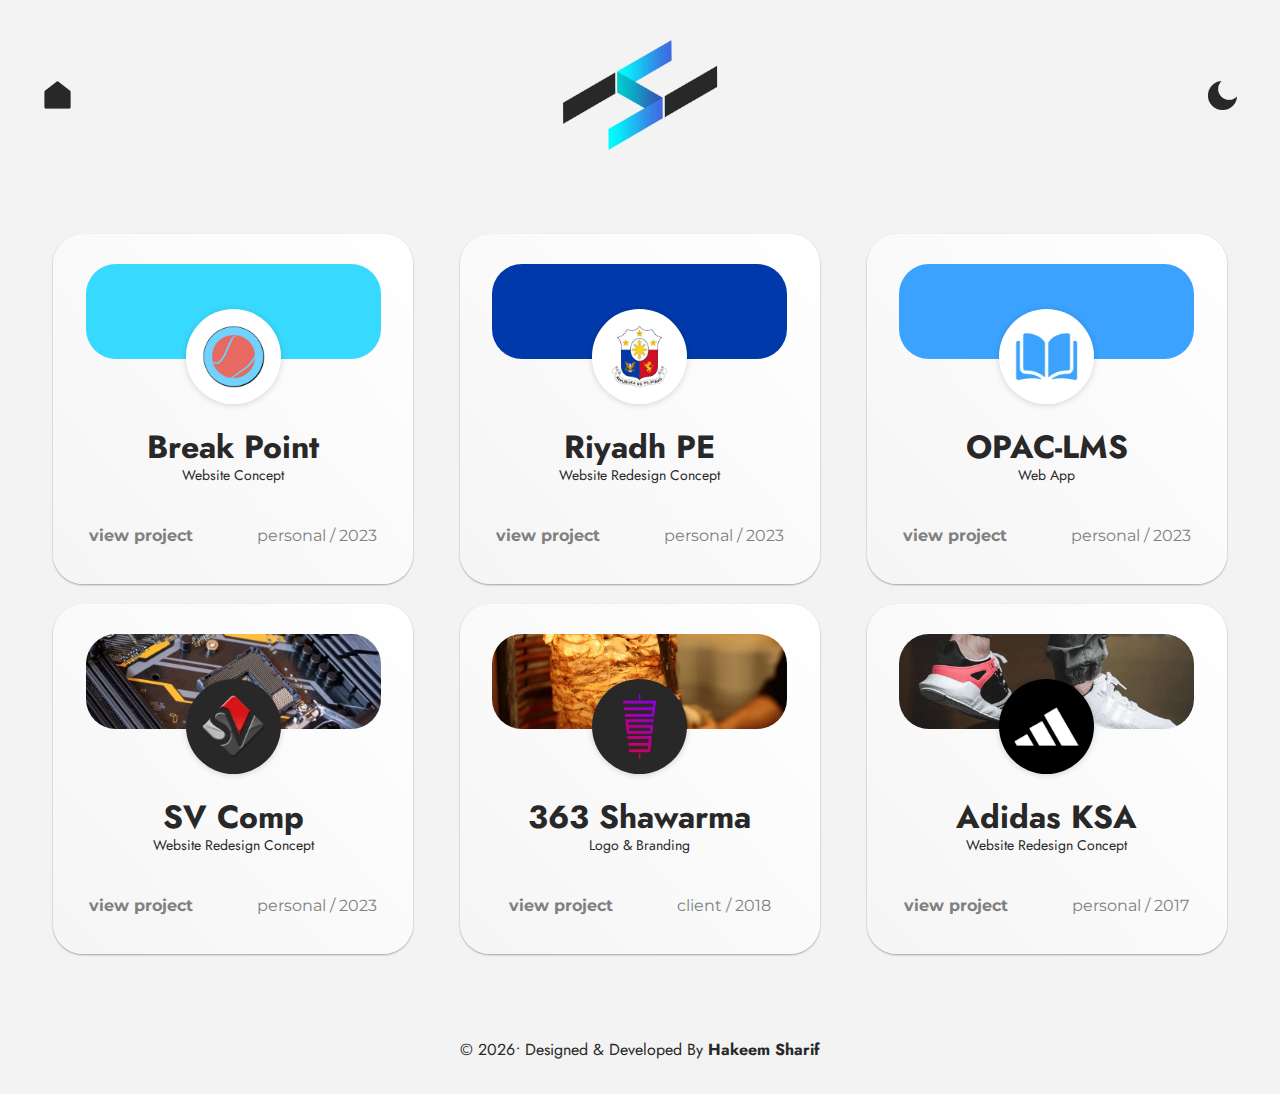
<file: index.html>
<!DOCTYPE html>
<html>
    <head>
        <script>
            // Do this before the body gets parsed
            if (localStorage.getItem('dark-theme') === '1') {
              document.documentElement.classList.add('dark-theme');
            }
          </script>
        <meta charset="utf-8">
        <meta http-equiv="X-UA-Compatible" content="IE=edge">
        <title>Hakeem S.</title>
        <link rel="icon" type="image/x-icon" href="/files/hs-logo/tab-icon.ico">      
        <meta name="description" content="">
        <meta name="viewport" content="width=device-width, initial-scale=1">
        <link rel="preconnect" href="https://fonts.googleapis.com">
        <link rel="preconnect" href="https://fonts.gstatic.com" crossorigin>
        <link href="https://fonts.googleapis.com/css2?family=Montserrat:wght@600&display=swap" rel="stylesheet">
        <link href="https://fonts.googleapis.com/css2?family=Montserrat:wght@300&display=swap" rel="stylesheet">
        <link href="https://fonts.googleapis.com/css2?family=Jost:wght@400;700&display=swap" rel="stylesheet">  
        <link href="https://fonts.googleapis.com/css2?family=Oswald:wght@300;400;700&family=Poppins&display=swap" rel="stylesheet">
        <!--<link rel="prefetch" href="script/darkmode.js" as="script" />
        <link rel="prefetch" href="css/theme.css" as="style" />-->
        <script src="script/darkmode.js" async></script>
        <link rel="stylesheet" href="css/theme.css">
        <link rel="stylesheet" href="css/nav.css">
        <link rel="stylesheet" href="css/indev.css">
    </head>
    <body>
        
            
            <div class="nav">
                <nav class="icon">
                    <a href="./"><img src="files/icons/home-dark.webp" id="homeicon" alt="Home"></a>
                </nav>
                <nav class="Logo">
                    <img src="files/hs-logo/LogoMain.webp" id="mainlogo" alt="Logo">
                    
                </nav>
                <nav class="icon">
                    <img src="files/icons/Dark.webp" id="dark-mode-toggle" alt="Dark">
                </nav>
                
            </div>

           <div class="projects">

                <div class="project-card">
                                    
                    <div class="banner">
                        <img src="files/card-banner/bp-banner.webp" alt="Banner">
                    </div>
                    
                    <div class="logo">
                        <img src="files/card-logo/bp.webp" alt="Logo">
                    </div>

                    <h1>Break Point</h1>
                    <p>Website Concept</p>

                    <ul>
                        <li><a href="pages/breakpoint.html">view project</a></li>
                        <li>personal / 2023</li>
                    </ul>

                </div>

                <div class="project-card">
                                
                    <div class="banner">
                        <img src="files/card-banner/rype.webp" alt="Banner">
                    </div>
                    
                    <div class="logo">
                        <img src="files/card-logo/rype.webp" alt="Logo">
                    </div>

                    <h1>Riyadh PE</h1>
                    <p>Website Redesign Concept</p>

                    <ul>
                        <li><a href="pages/rype.html">view project</a></li>
                        <li>personal / 2023</li>
                    </ul>

                </div>

                <div class="project-card">
                            
                    <div class="banner">
                        <img src="files/card-banner/OPAC.webp" alt="Banner">
                    </div>
                    
                    <div class="logo">
                        <img src="files/card-logo/opaclms.webp" alt="Logo">
                    </div>

                    <h1>OPAC-LMS</h1>
                    <p>Web App</p>

                    <ul>
                        <li><a href="pages/opaclms.html">view project</a></li>
                        <li>personal / 2023</li>
                    </ul>

                </div>

                <div class="project-card">
                        
                    <div class="banner">
                        <img src="files/card-banner/SV-banner.webp" alt="Banner">
                    </div>
                    
                    <div class="logo">
                        <img src="files/card-logo/SV-Logo.webp" alt="Logo">
                    </div>

                    <h1>SV Comp</h1>
                    <p>Website Redesign Concept</p>

                    <ul>
                        <li><a href="pages/sv-hs.html">view project</a></li>
                        <li>personal / 2023</li>
                    </ul>

                </div>

                <div class="project-card">

                    <div class="banner">
                        <img src="files/card-banner/363-banner.webp" alt="Banner">
                    </div>
                        
                    <div class="logo">
                        <img src="files/card-logo/363-logo.webp" alt="Logo">
                    </div>

                    <h1>363 Shawarma</h1>
                    <p>Logo & Branding</p>

                    <ul>
                        <li><a href="pages/363-hs.html">view project</a></li>
                        <li>client / 2018</li>
                    </ul>

                </div>

                <div class="project-card">
                        
                    <div class="banner">
                        <img src="files/card-banner/AD-banner.webp" alt="Banner">
                    </div>
                        
                    <div class="logo">
                        <img src="files/card-logo/AD-logo.webp" alt="Logo">
                    </div>

                    <h1>Adidas KSA</h1>
                    <p>Website Redesign Concept</p>

                    <ul>
                        <li><a href="pages/adidas-hs.html">view project</a></li>
                        <li>personal / 2017</li>
                    </ul>
                        
                </div>

            </div>

            <footer>
                <div class="footer-cont">
                    <p>&copy; <script>document.write(new Date().getFullYear())</script><em>•</em> Designed & Developed By <b><a href="mailto:hakeemsharif5@gmai.com">Hakeem Sharif</a></b></p>
                    
                </div>
            </footer>
  
        <script src="script/darkmode.js" async></script>
        
    </body>
</html>
</file>
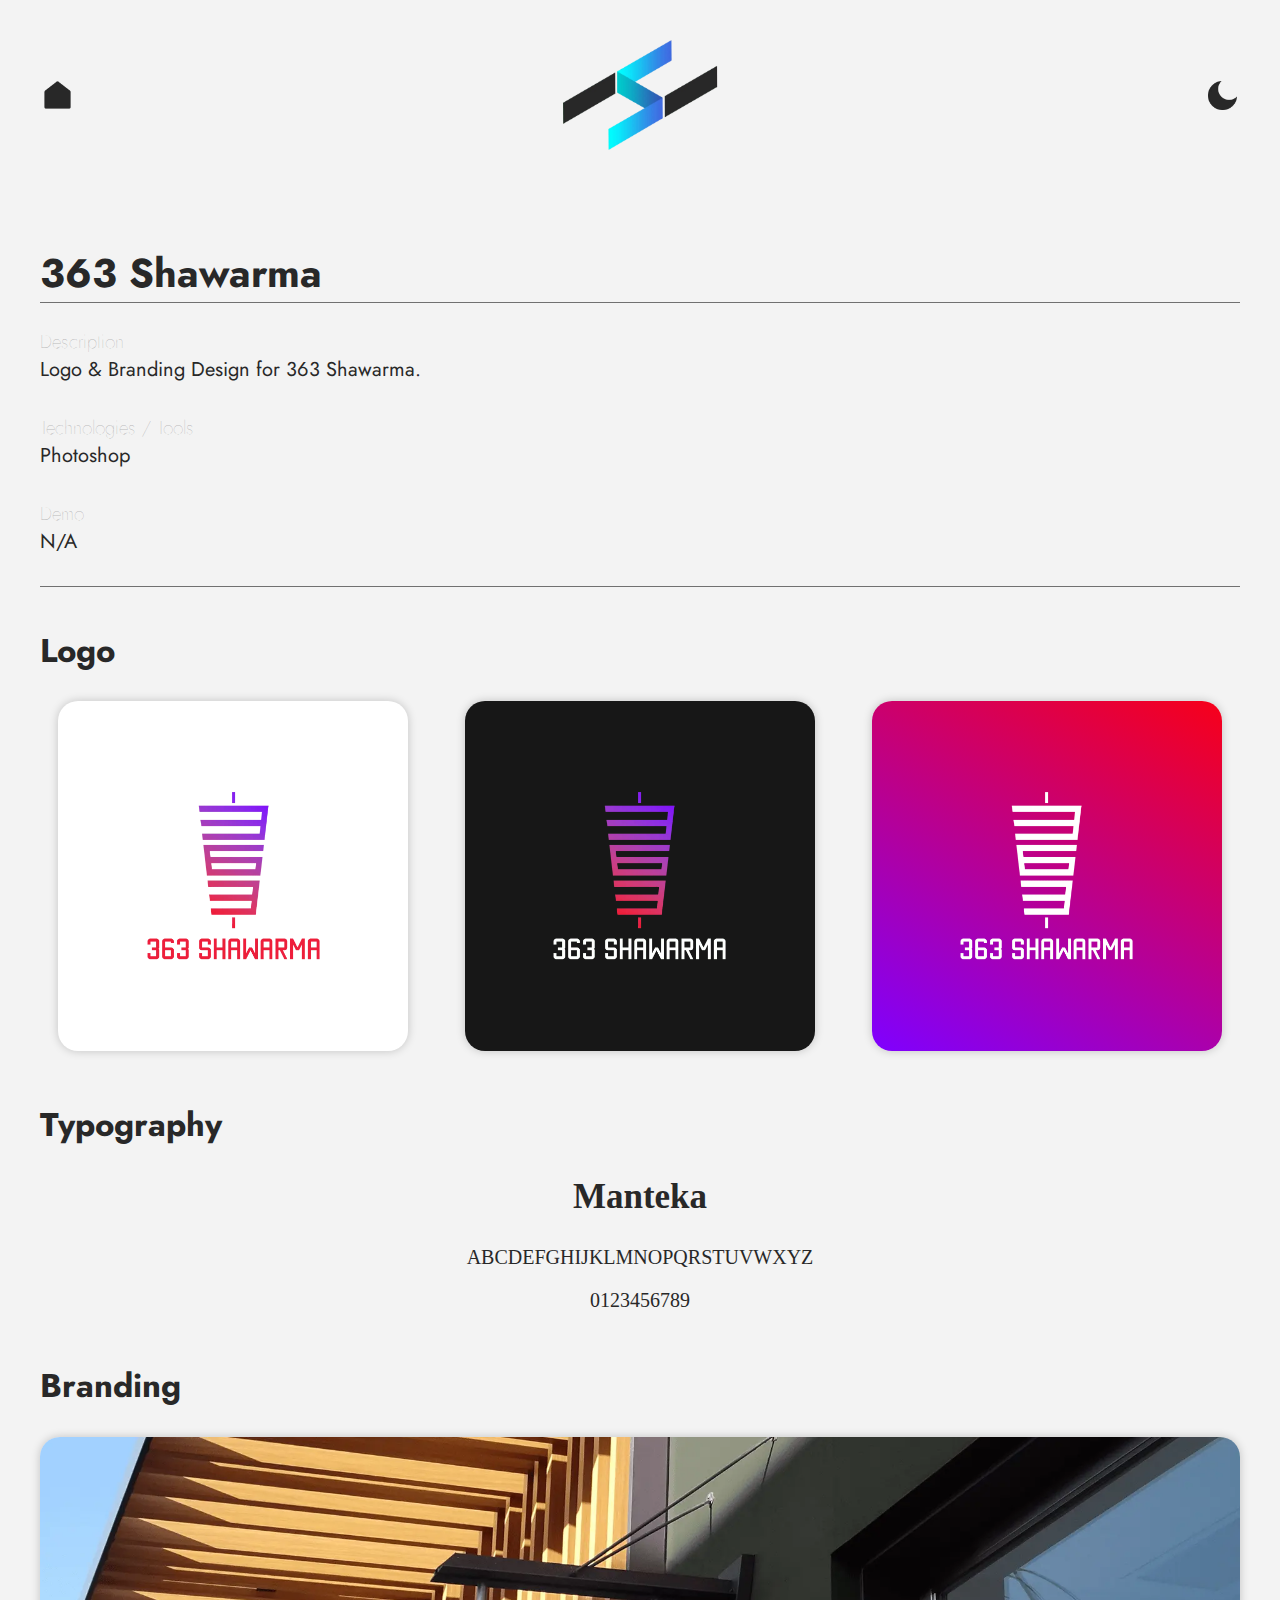
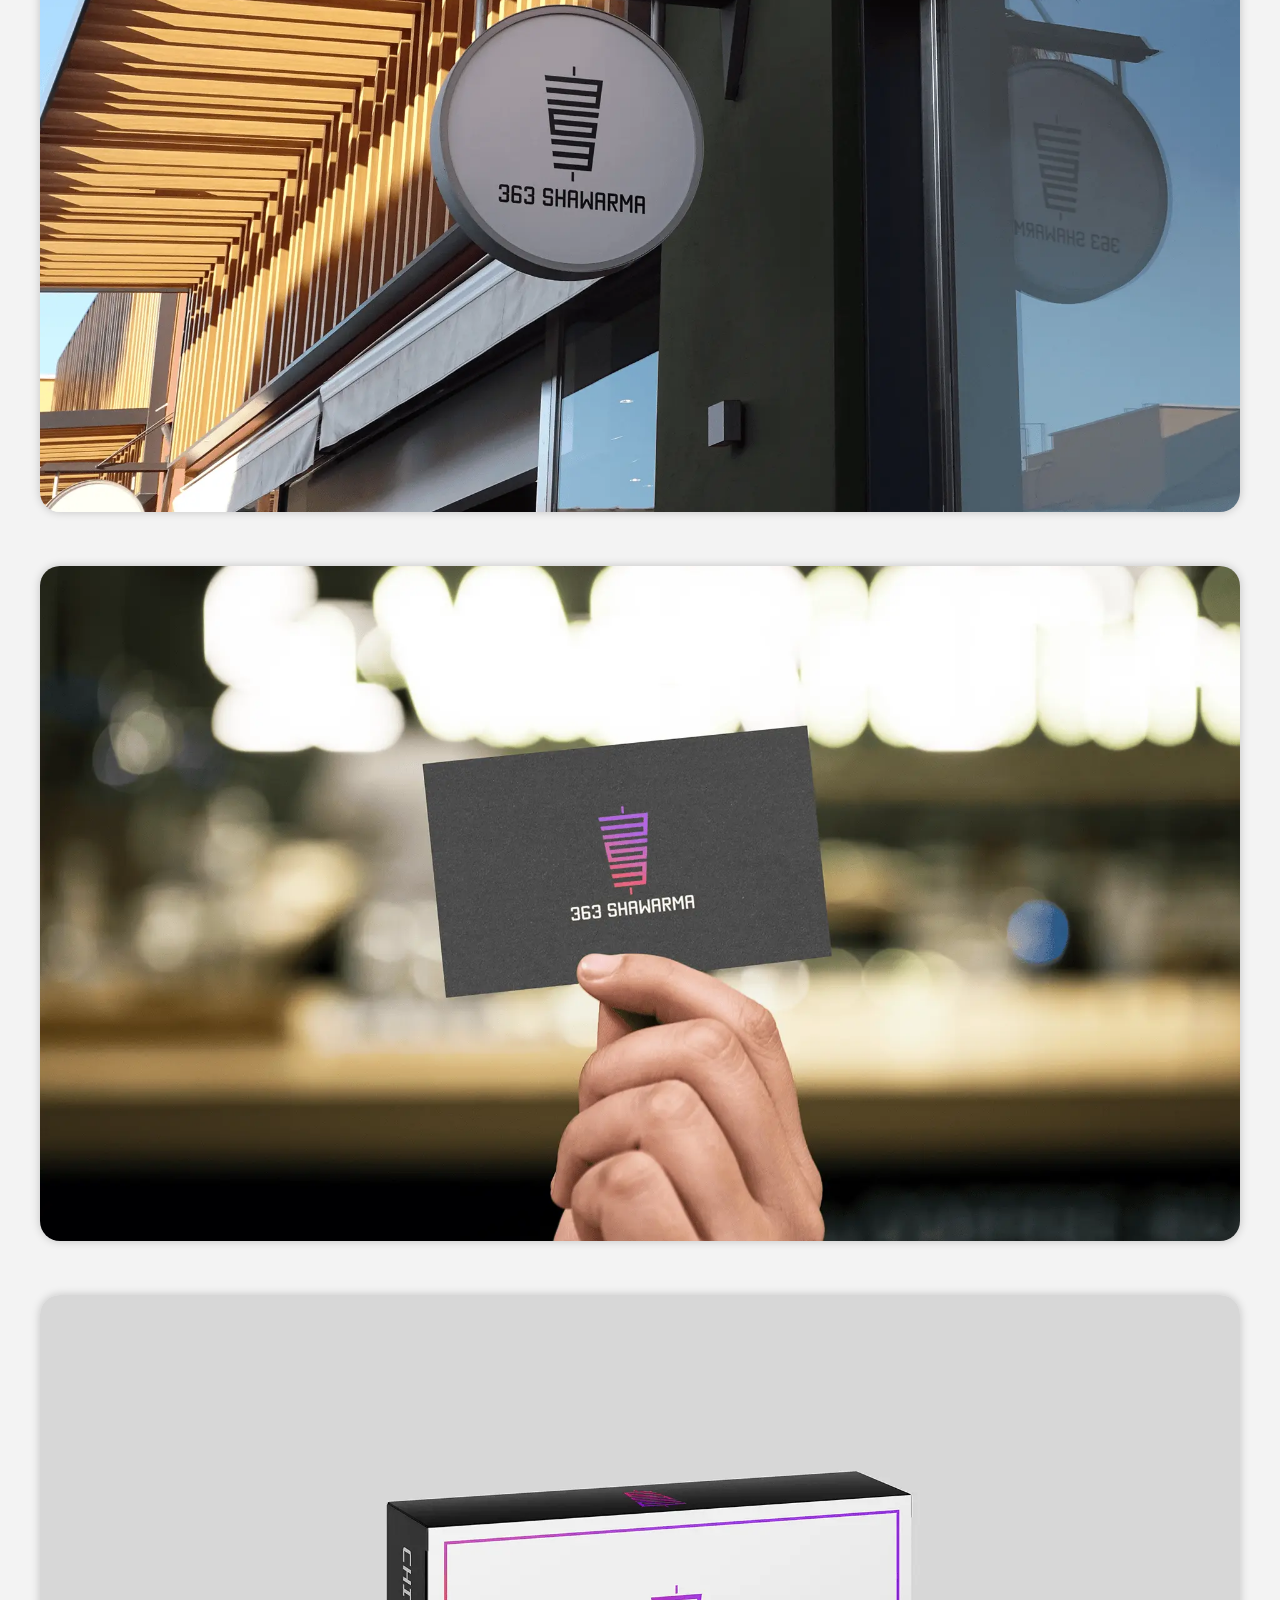
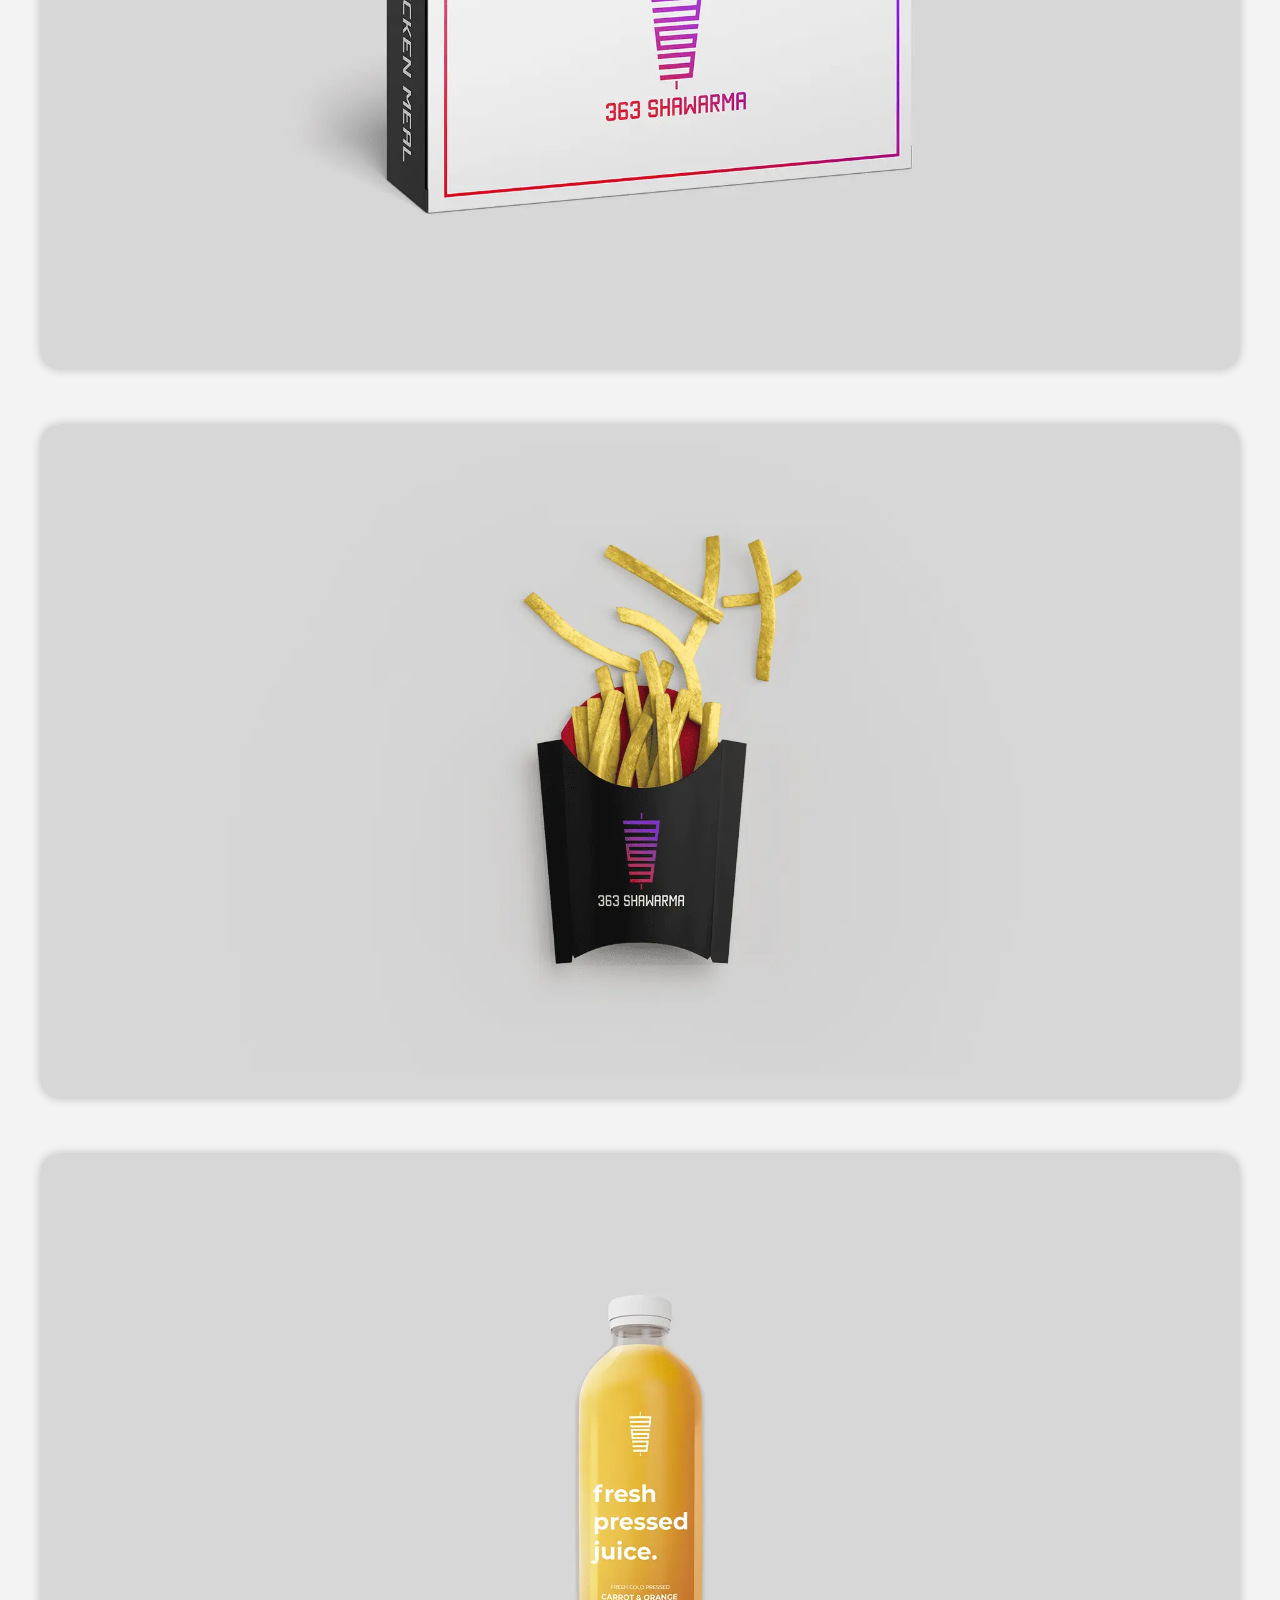
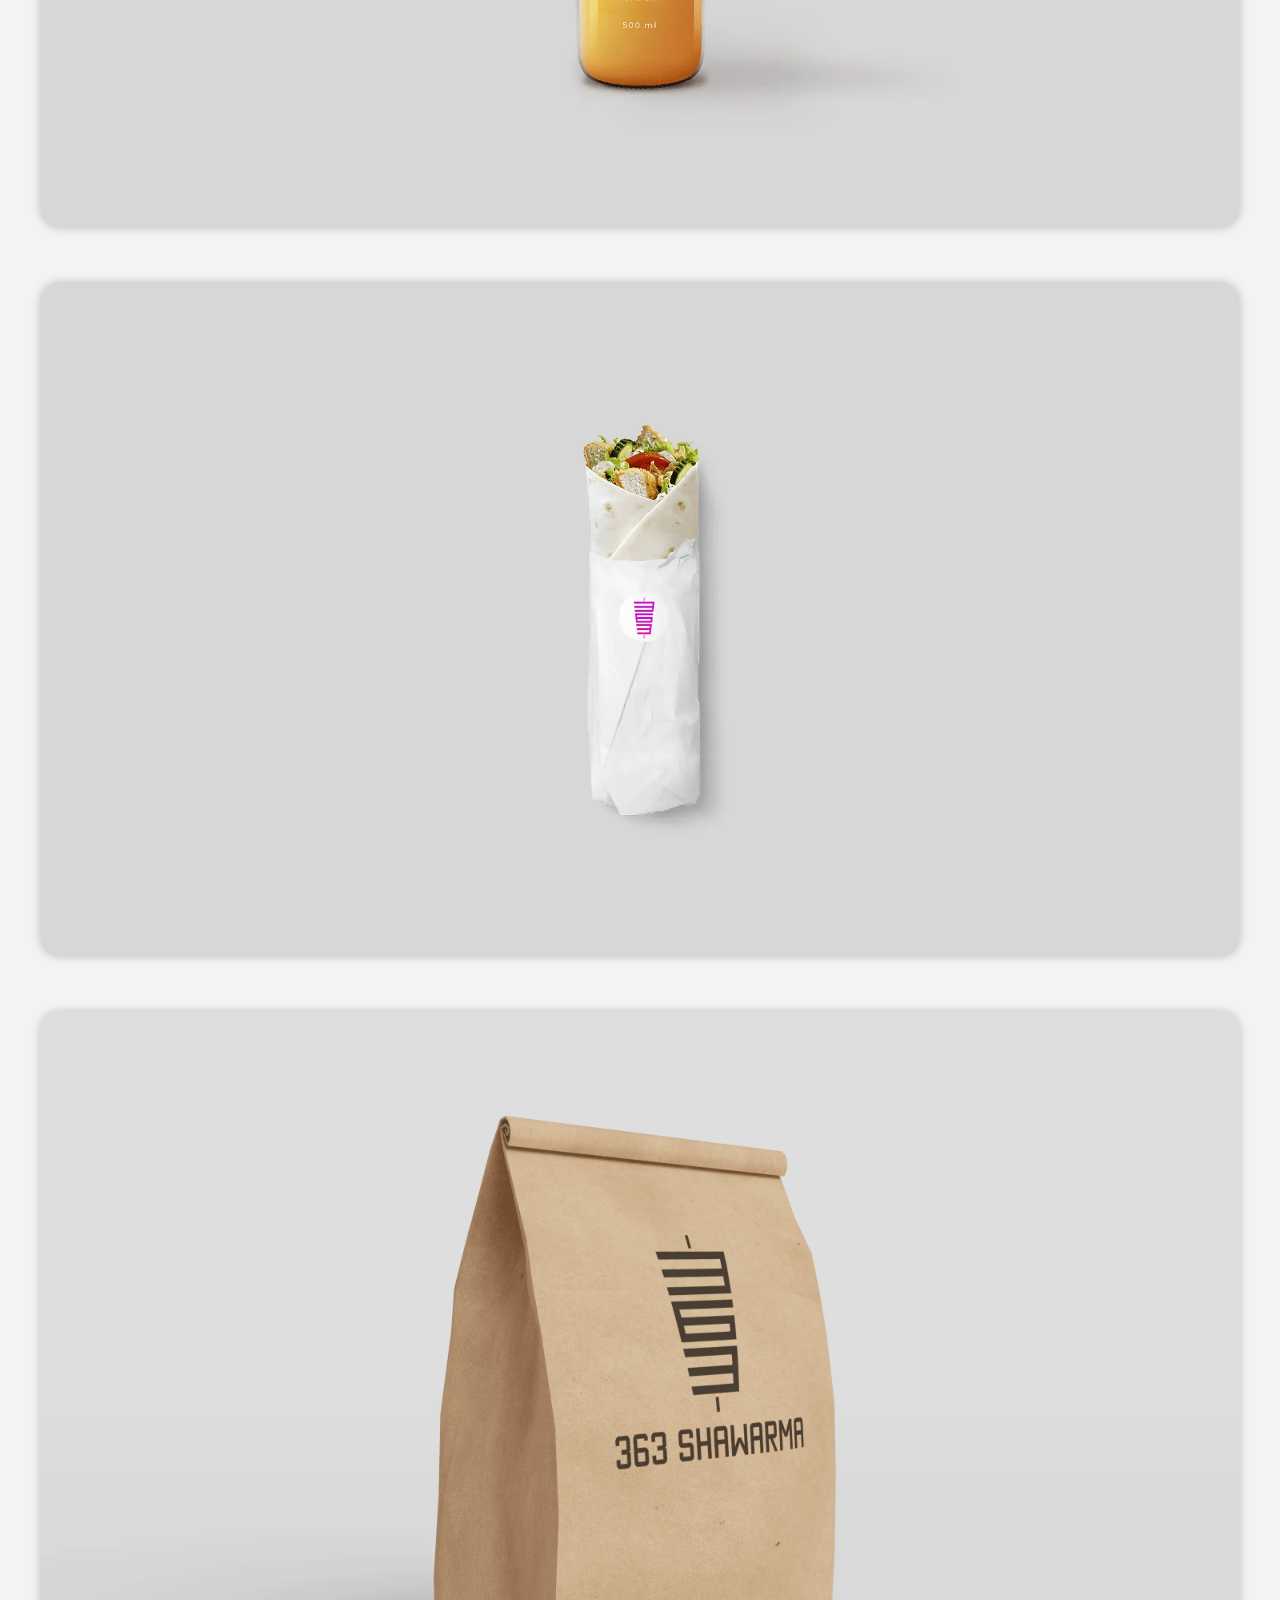
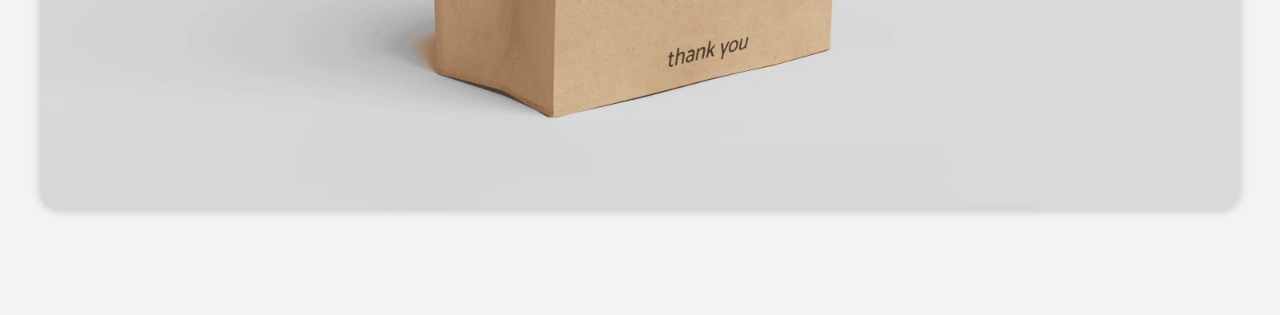
<file: pages/363-hs.html>
<!DOCTYPE html>

<html>
    <head>
        <script src="../script/darkmode-sub.js" async></script>
        <meta charset="utf-8">
        <meta http-equiv="X-UA-Compatible" content="IE=edge">
        <link rel="icon" type="image/x-icon" href="/files/hs-logo/tab-icon.ico">
        <title>Hakeem S. | 363 Shawarma</title>
        <meta name="description" content="">
        <meta name="viewport" content="width=device-width, initial-scale=1">
        <link rel="preconnect" href="https://fonts.googleapis.com">
        <link rel="preconnect" href="https://fonts.gstatic.com" crossorigin>
        <link href="https://fonts.googleapis.com/css2?family=Montserrat:wght@600&display=swap" rel="stylesheet">
        <link href="https://fonts.googleapis.com/css2?family=Montserrat:wght@300&display=swap" rel="stylesheet">
        <link href="https://fonts.googleapis.com/css2?family=Jost:wght@400;700&display=swap" rel="stylesheet">
        <link rel="stylesheet" href="../css/theme.css">
        <link rel="stylesheet" href="../css/nav.css">
        <link rel="stylesheet" href="../../css/p2.css">
    </head>
    <body>
        <!--[if lt IE 7]>
            <p class="browsehappy">You are using an <strong>outdated</strong> browser. Please <a href="#">upgrade your browser</a> to improve your experience.</p>
        <![endif]-->
        
        <div id="container">

            <div class="nav">
                <nav class="icon">
                    <a href="../"><img src="../files/icons/home-dark.webp" id="homeicon" alt="Home"></a>
                </nav>
                <nav class="Logo">
                    <img src="../files/hs-logo/LogoMain.webp" id="mainlogo" alt="Logo">
                </nav>
                <nav class="icon">
                    <img src="../files/icons/Dark.webp" id="dark-mode-toggle" alt="Dark">
                </nav>
                
            </div>


            <div class="project-content">

                <h1>363 Shawarma</h1>
                <div class="description">
                    <h3>Description</h3>
                    <ul>
                        <li>Logo & Branding Design for 363 Shawarma.</li>
                    </ul>
                    <h3>Technologies / Tools</h3>
                    <ul>
                        <li>Photoshop</li>
                    </ul>
                    <h3>Demo</h3>
                    <ul>
                        <li>N/A</li>
                    </ul>             
                </div>

                <h2>Logo</h2>
                <div class="section sec-one">
                    <div class="sec-card sec-card-one">
                        <img src="/files/project-files/project-two/363-Main.webp" alt="Logo">
                    </div>
                    <div class="sec-card sec-card-two">
                        <img src="/files/project-files/project-two/363-Dark.webp" alt="Logo">
                    </div>
                    <div class="sec-card sec-card-three">
                        <img src="/files/project-files/project-two/363-Alt.webp" alt="Logo">
                    </div>
                </div>

                <h2>Typography</h2>     
                <div class="section sec-two">
                    <h2>Manteka</h1>
                    <p >ABCDEFGHIJKLMNOPQRSTUVWXYZ</p>
                    <p>0123456789</p>
                </div>
                
                <h2>Branding</h2>     
                <div class="section sec-three">
                
                    <img src="/files/project-files/project-two/P1.webp" alt="Logo">
                    <img src="/files/project-files/project-two/P2.webp" alt="Logo">
                    <img src="/files/project-files/project-two/P3.webp" alt="Logo">
                    <img src="/files/project-files/project-two/P4.webp" alt="Logo">
                    <img src="/files/project-files/project-two/P5.webp" alt="Logo">
                    <img src="/files/project-files/project-two/P6.webp" alt="Logo">
                    <img src="/files/project-files/project-two/Paper-Bag.webp" alt="Logo">


                </div>

                
            </div>

        </div>

    </body>
</html>
</file>
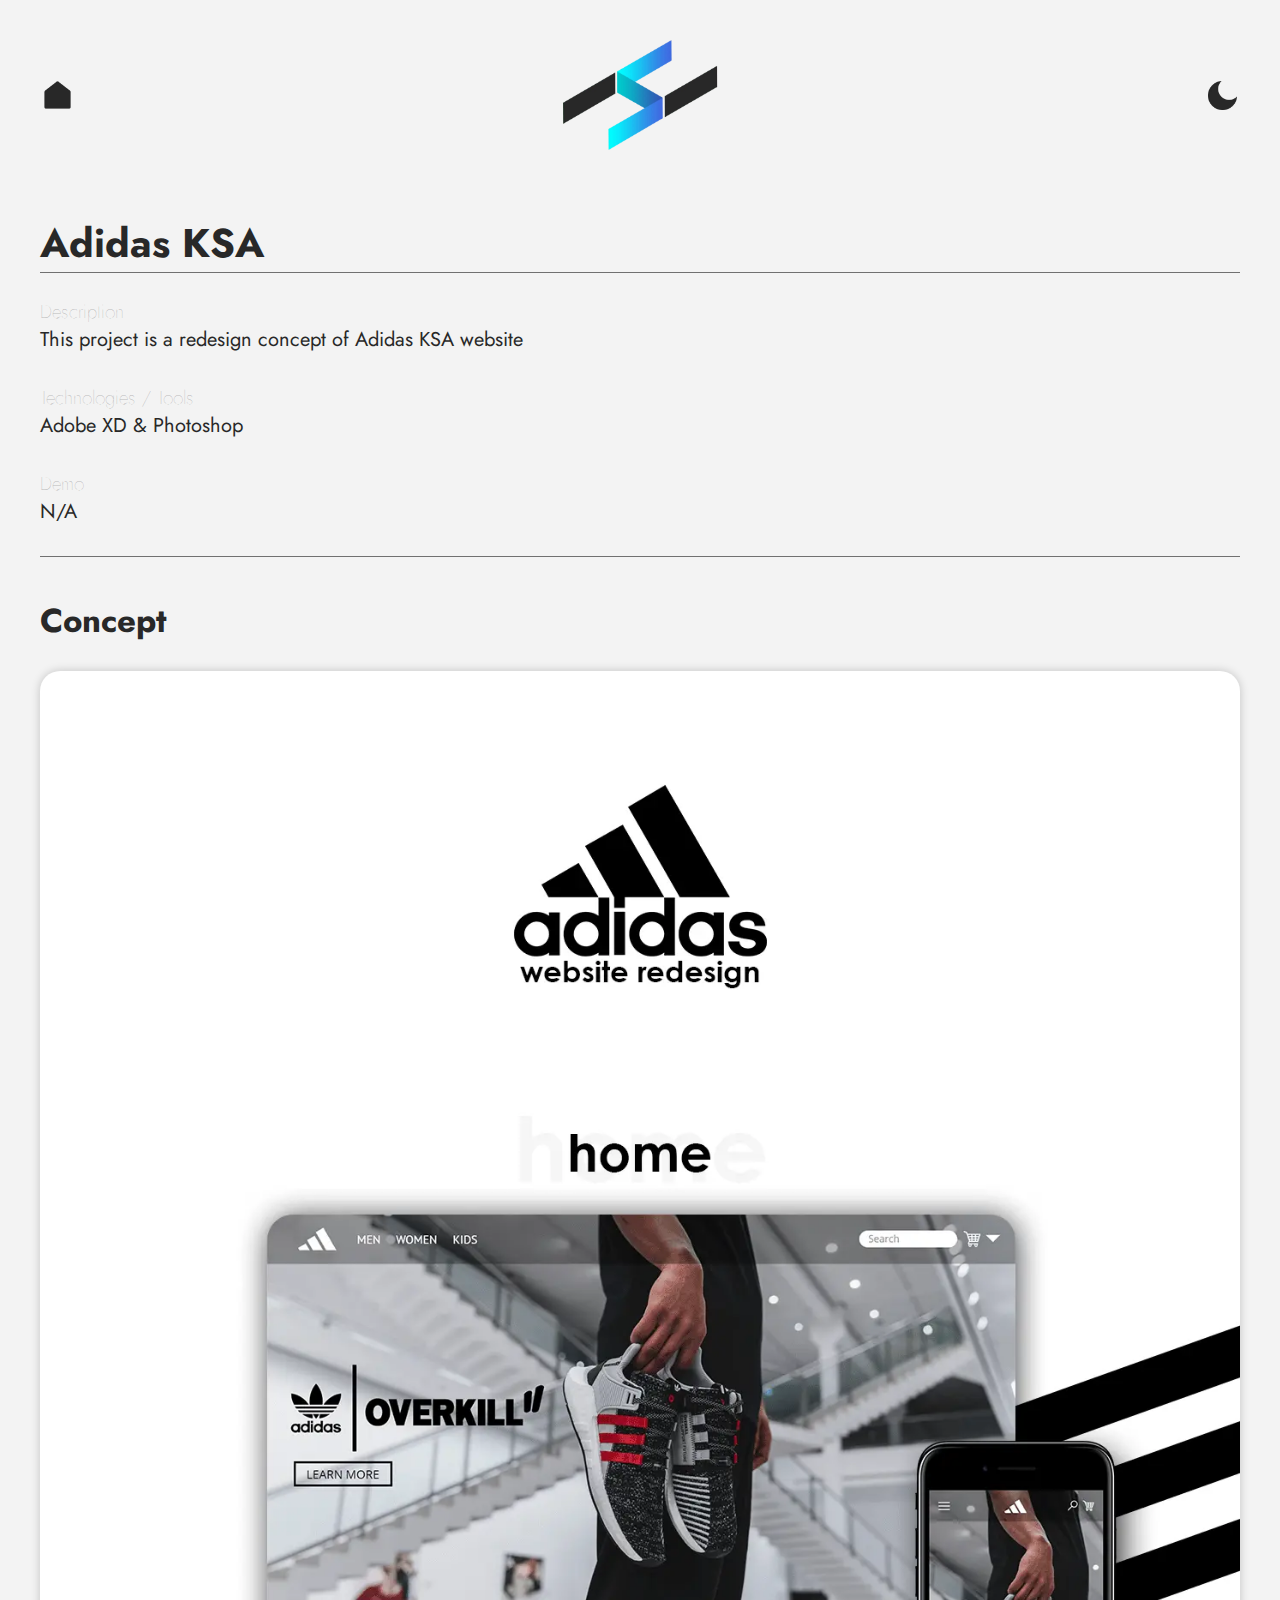
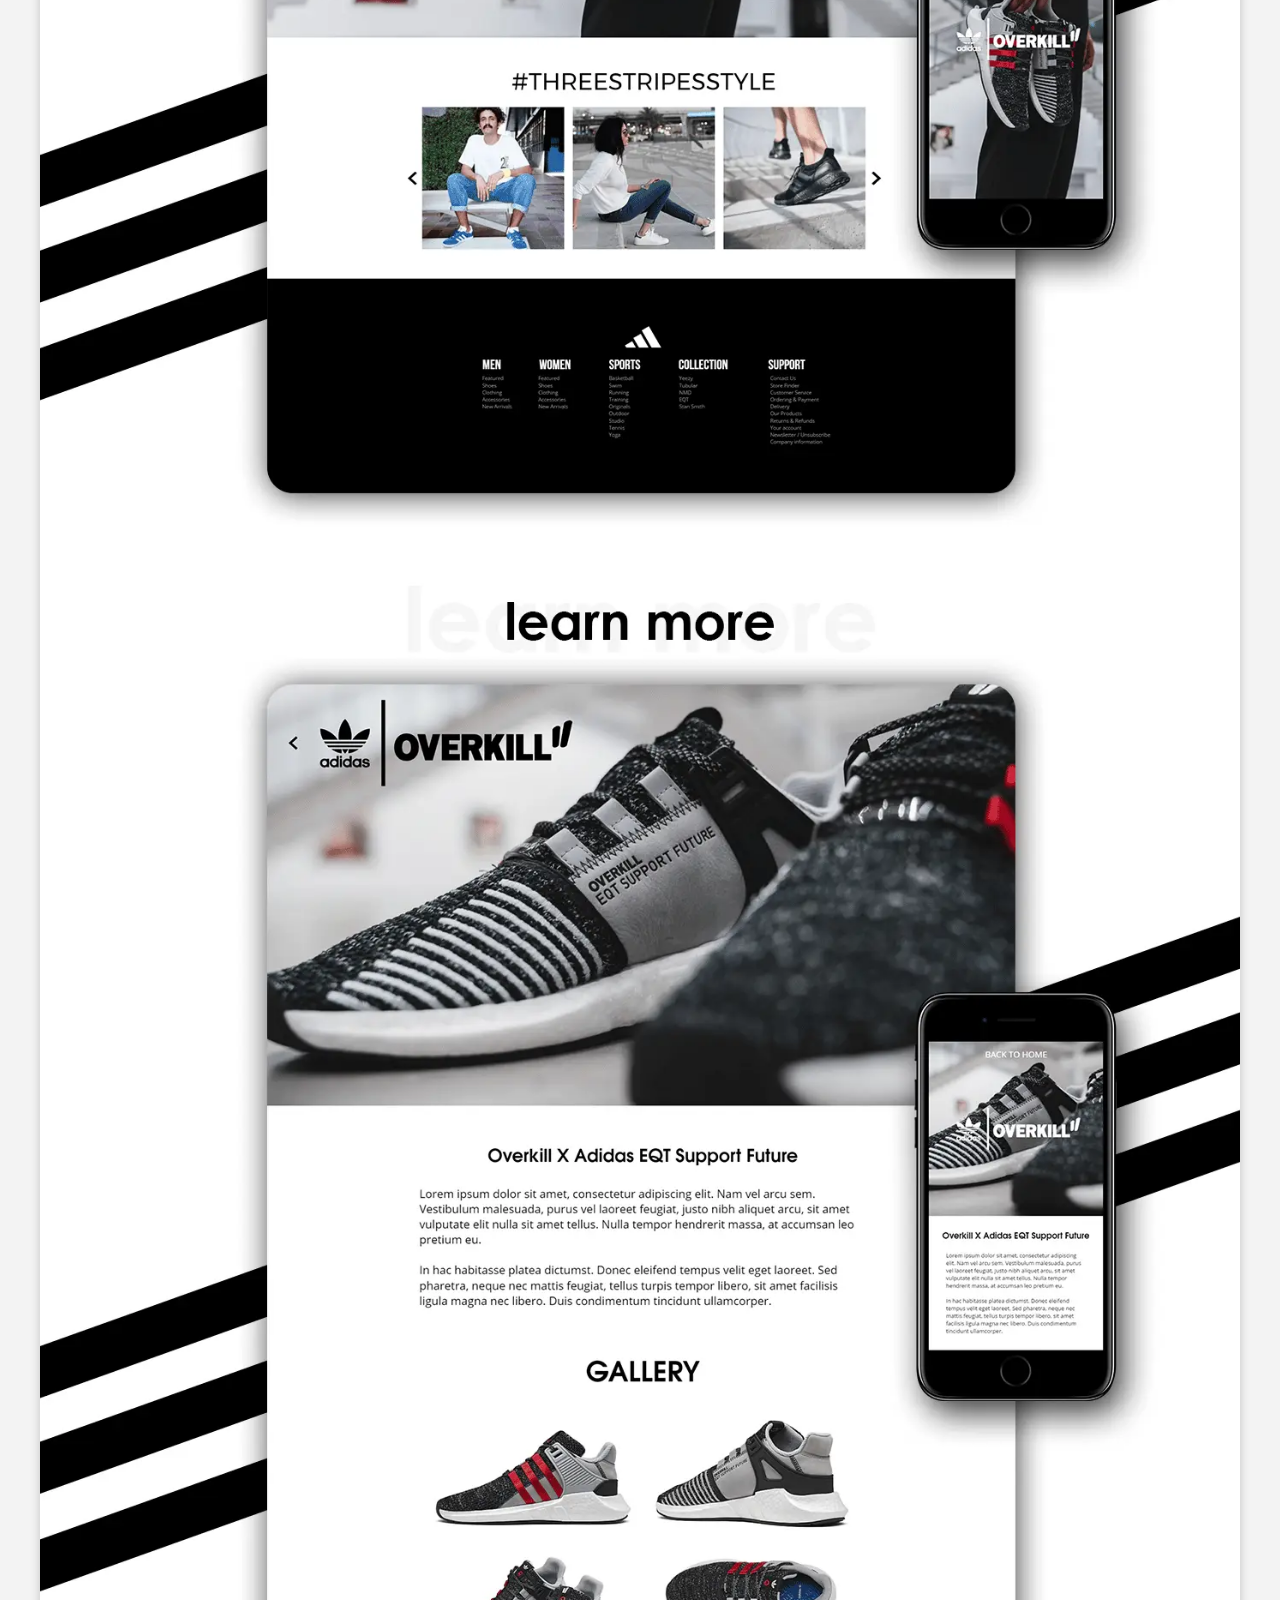
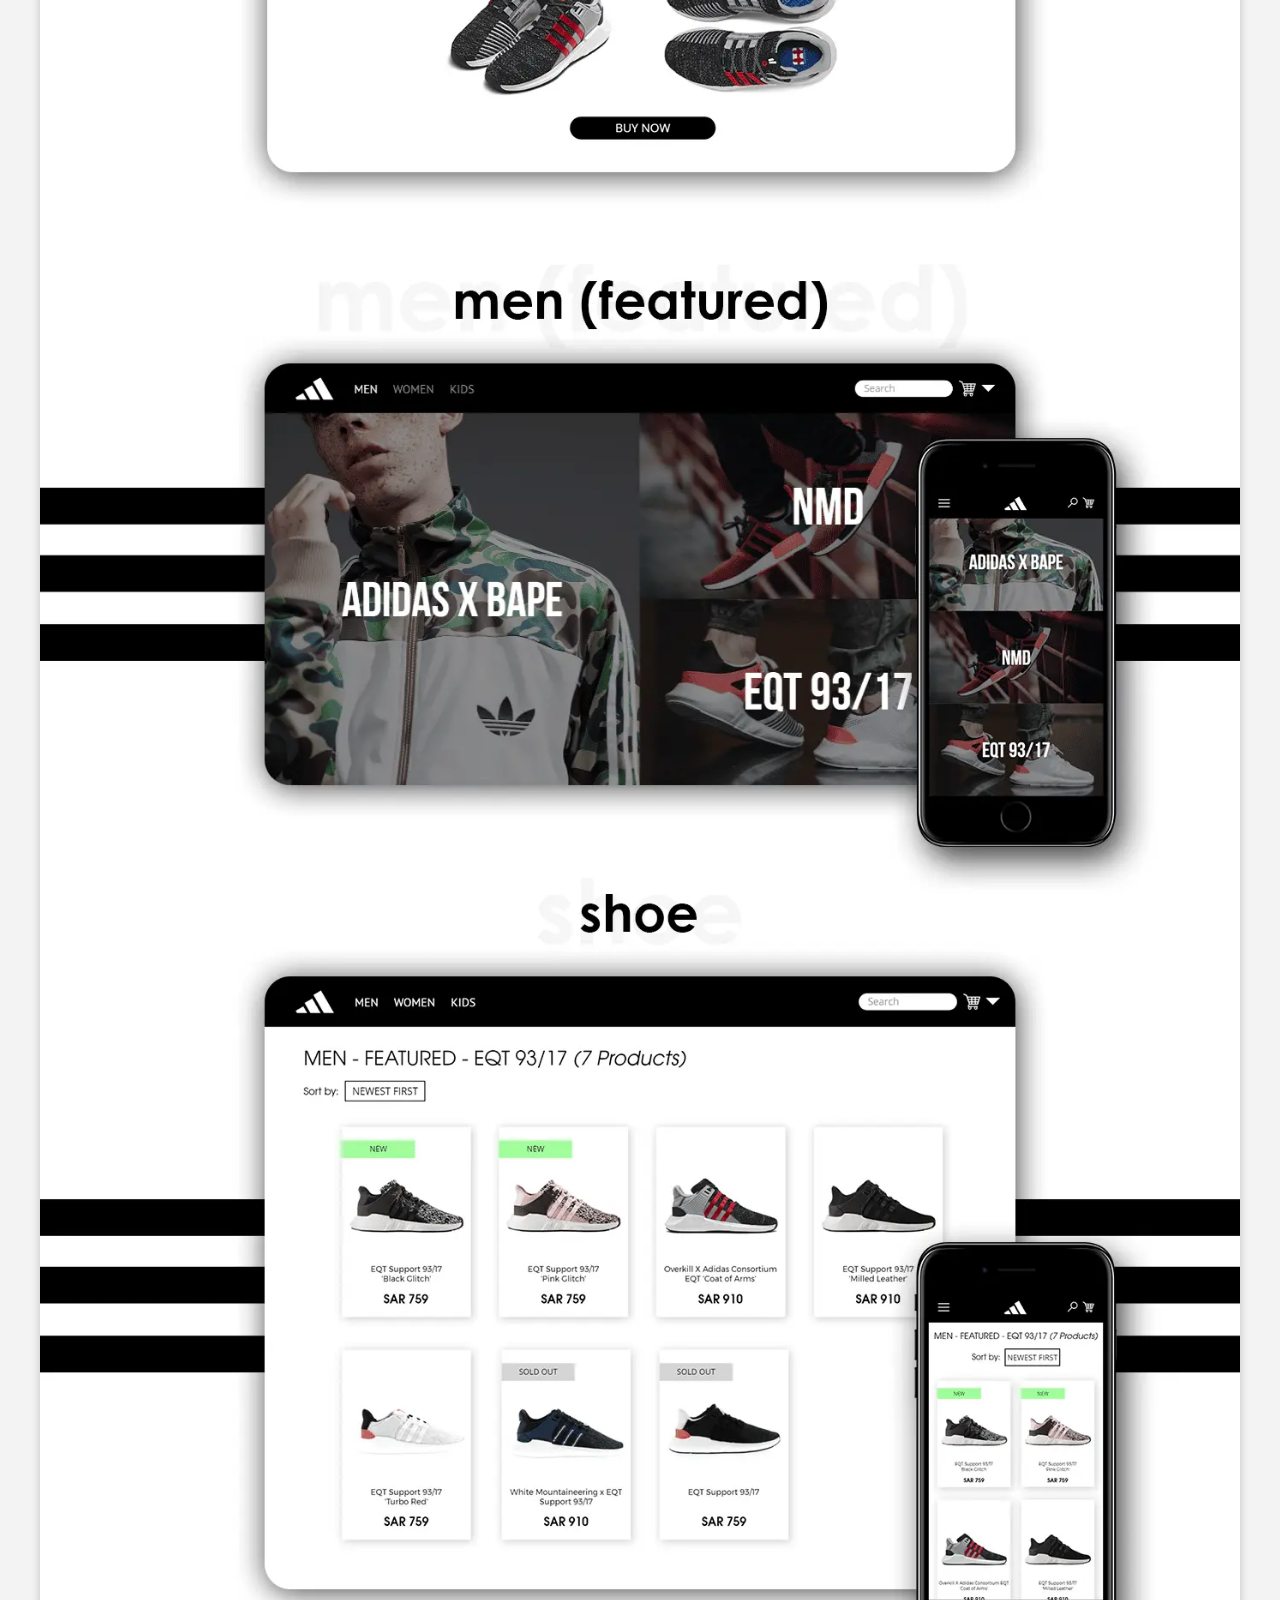
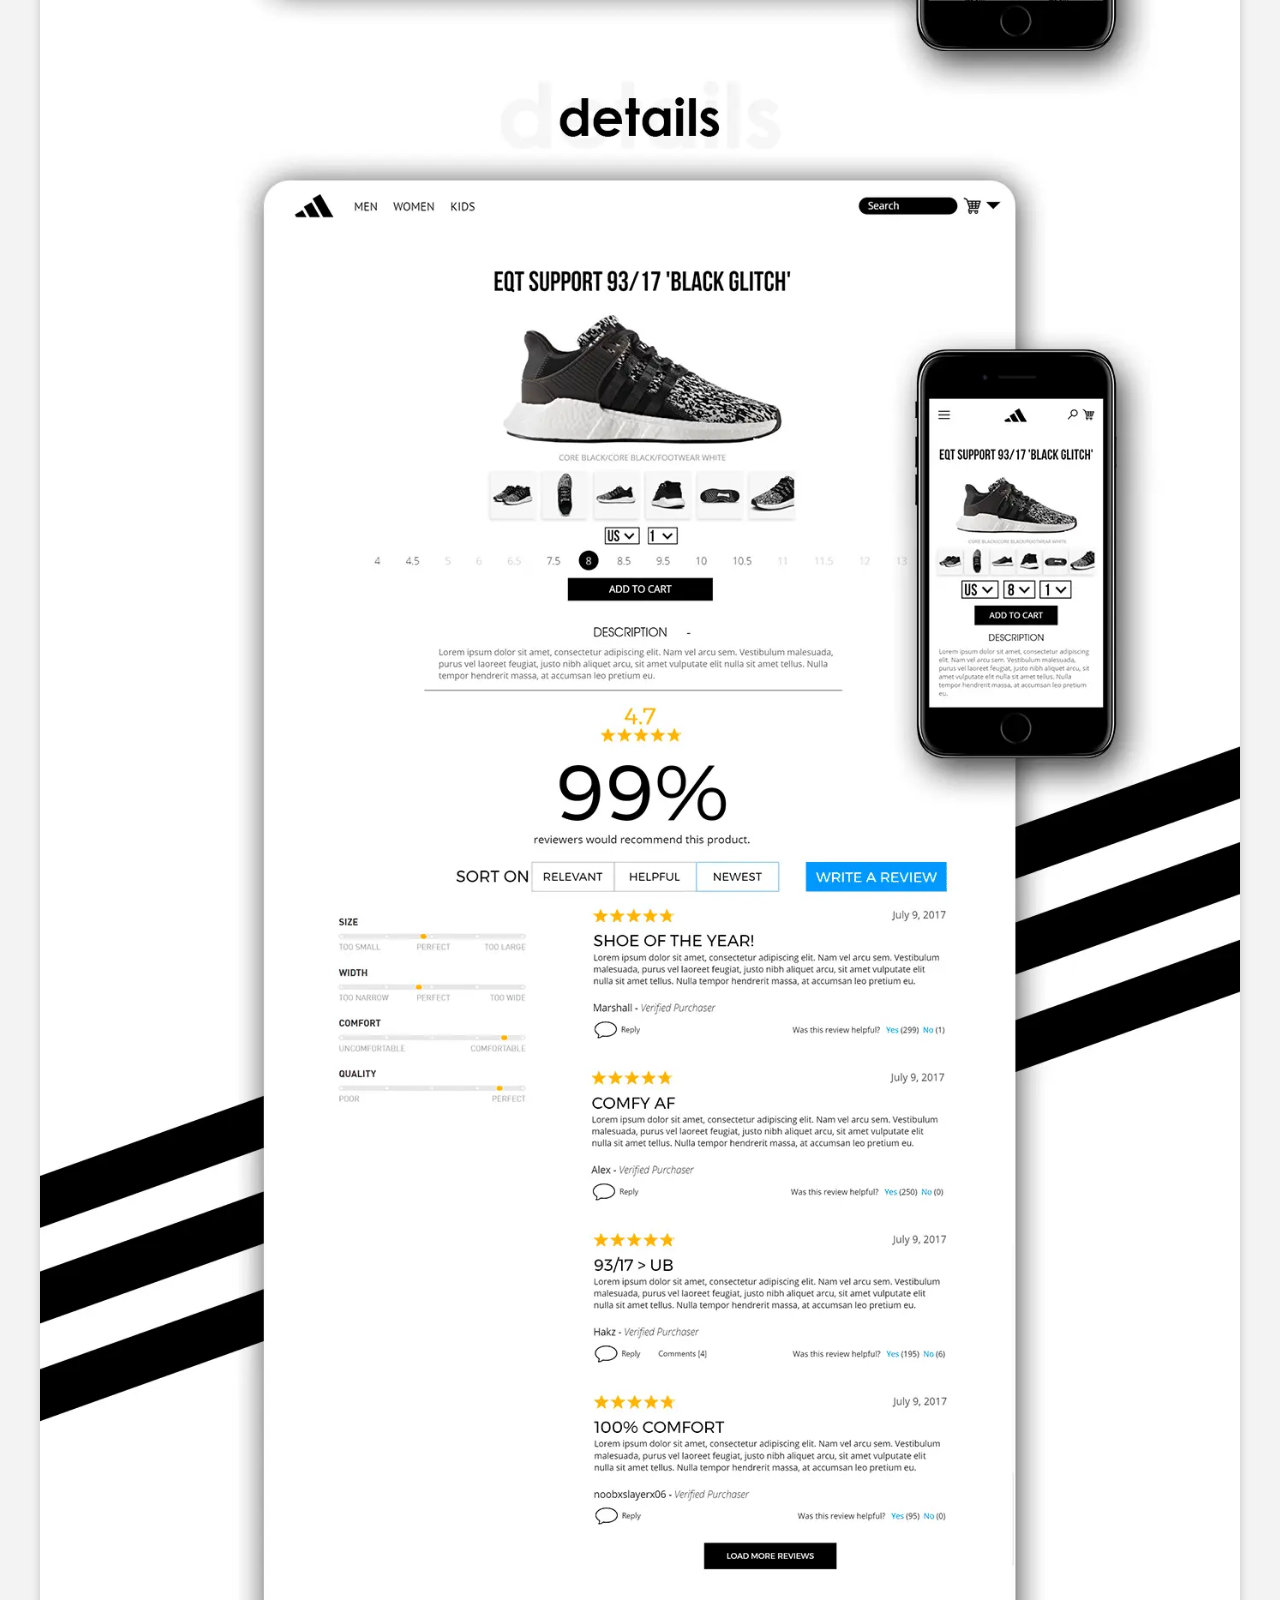
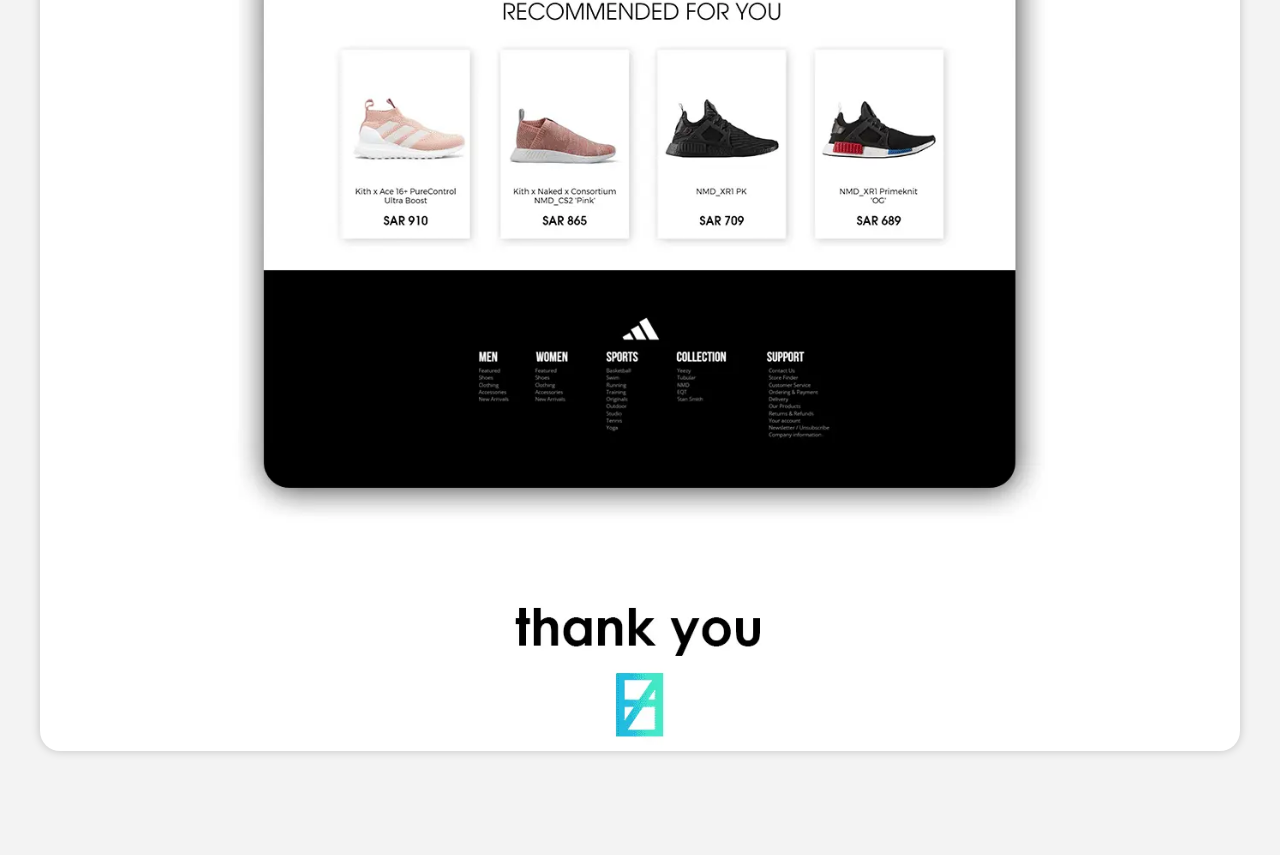
<file: pages/adidas-hs.html>
<!DOCTYPE html>

<html>
    <head>
        <script src="../script/darkmode-sub.js" async></script>
        <meta charset="utf-8">
        <meta http-equiv="X-UA-Compatible" content="IE=edge">
        <link rel="icon" type="image/x-icon" href="/files/hs-logo/tab-icon.ico">
        <title>Hakeem S. | Adidas SA</title>
        <meta name="description" content="">
        <meta name="viewport" content="width=device-width, initial-scale=1">
        <link rel="preconnect" href="https://fonts.googleapis.com">
        <link rel="preconnect" href="https://fonts.gstatic.com" crossorigin>
        <link href="https://fonts.googleapis.com/css2?family=Montserrat:wght@600&display=swap" rel="stylesheet">
        <link href="https://fonts.googleapis.com/css2?family=Montserrat:wght@300&display=swap" rel="stylesheet">
        <link href="https://fonts.googleapis.com/css2?family=Jost:wght@400;700&display=swap" rel="stylesheet">
        <link rel="stylesheet" href="../css/theme.css">
        <link rel="stylesheet" href="../css/nav.css">
        <link rel="stylesheet" href="../../css/project.css">
    </head>
    <body>
        <!--[if lt IE 7]>
            <p class="browsehappy">You are using an <strong>outdated</strong> browser. Please <a href="#">upgrade your browser</a> to improve your experience.</p>
        <![endif]-->
        
        <div id="container">

            <div class="nav">
                <nav class="icon">
                    <a href="../"><img src="../files/icons/home-dark.webp" id="homeicon" alt="Home"></a>
                </nav>
                <nav class="Logo">
                    <img src="../files/hs-logo/LogoMain.webp" id="mainlogo" alt="Logo">
                </nav>
                <nav class="icon">
                    <img src="../files/icons/Dark.webp" id="dark-mode-toggle" alt="Dark">
                </nav>
                
            </div>


            <div class="project-content">

                <h1>Adidas KSA</h1>
                <div class="description">
                    <h3>Description</h3>
                    <ul>
                        <li>This project is a redesign concept of Adidas KSA website</li>
                    </ul>
                    <h3>Technologies / Tools</h3>
                    <ul>
                        <li>Adobe XD & Photoshop</li>
                    </ul>
                    <h3>Demo</h3>
                    <ul>
                        <li>N/A</li>
                    </ul>             
                </div>

                <div class="section sec-one">
                    
                <h2>Concept</h2>
                    <img src="../../files/project-files/project-one/Final.webp" alt="Image">
                </div>
              
                
            </div>

        </div>

    </body>
</html>
</file>
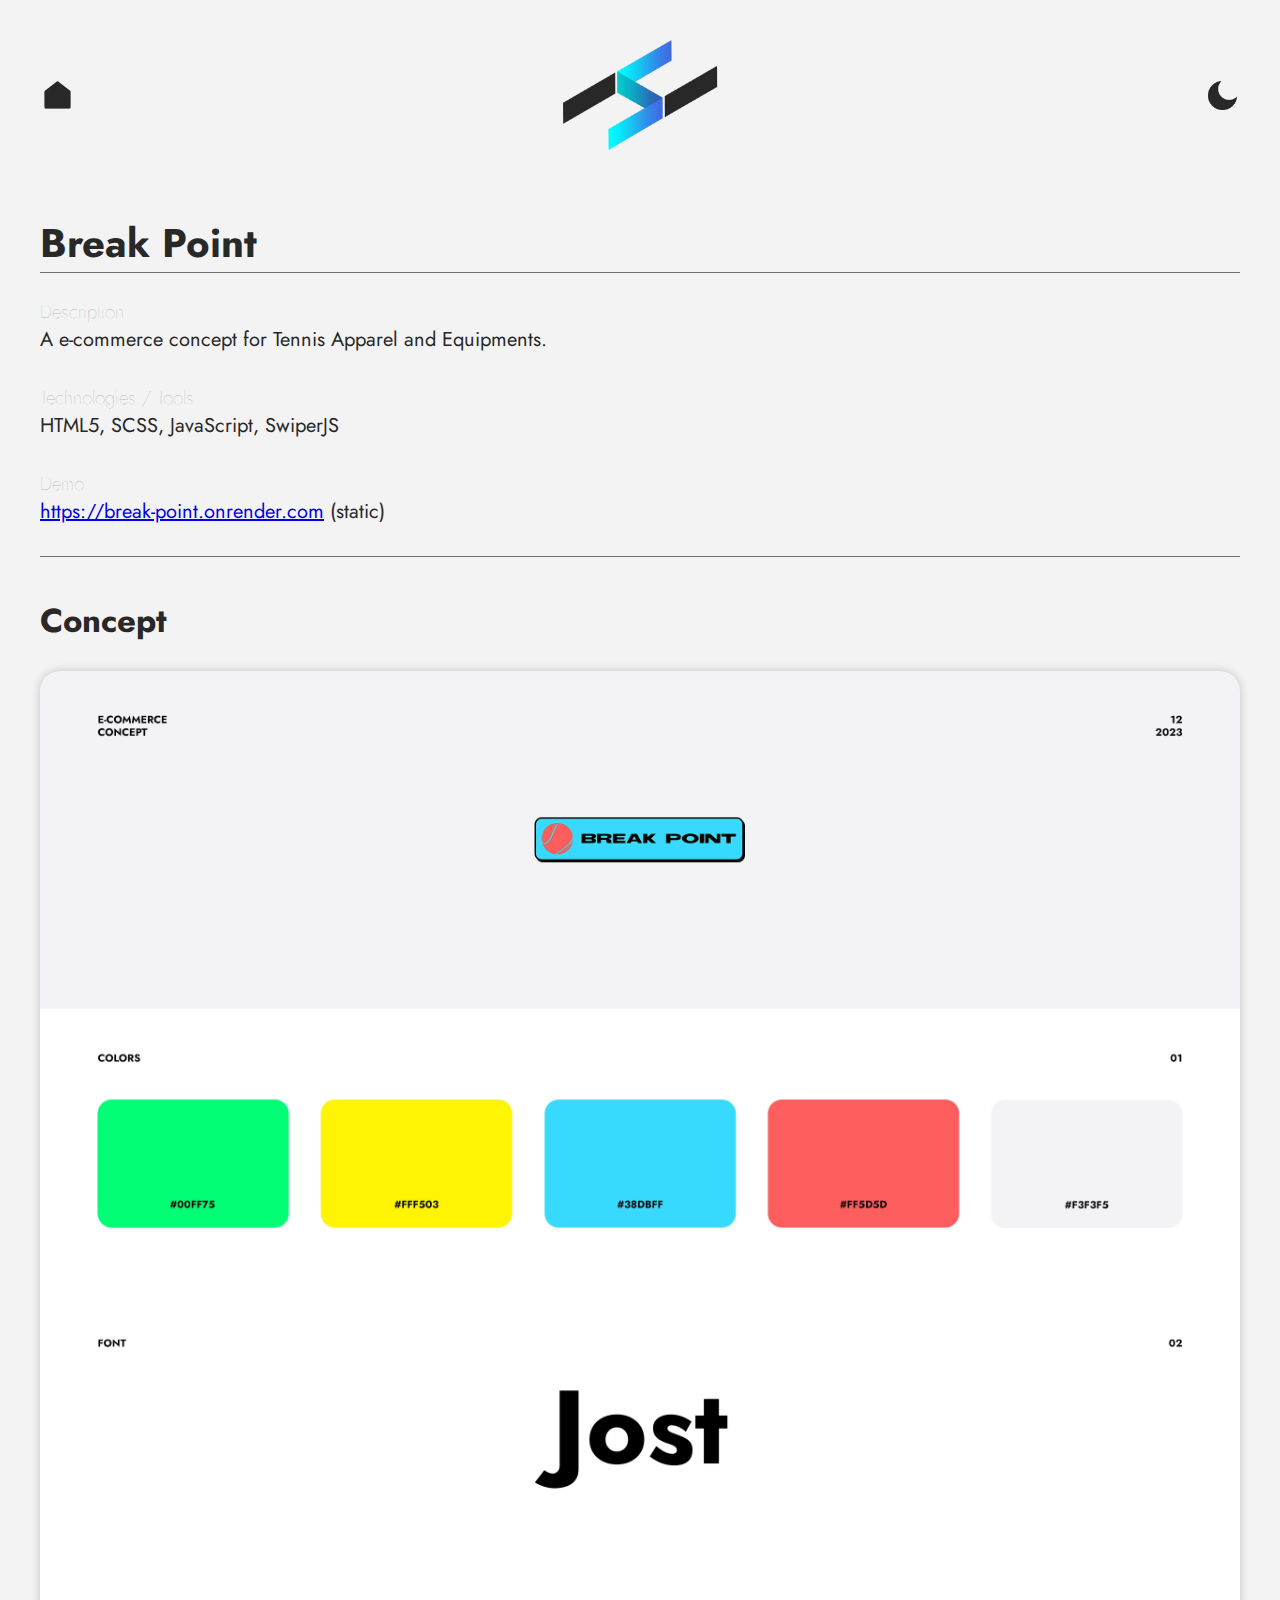
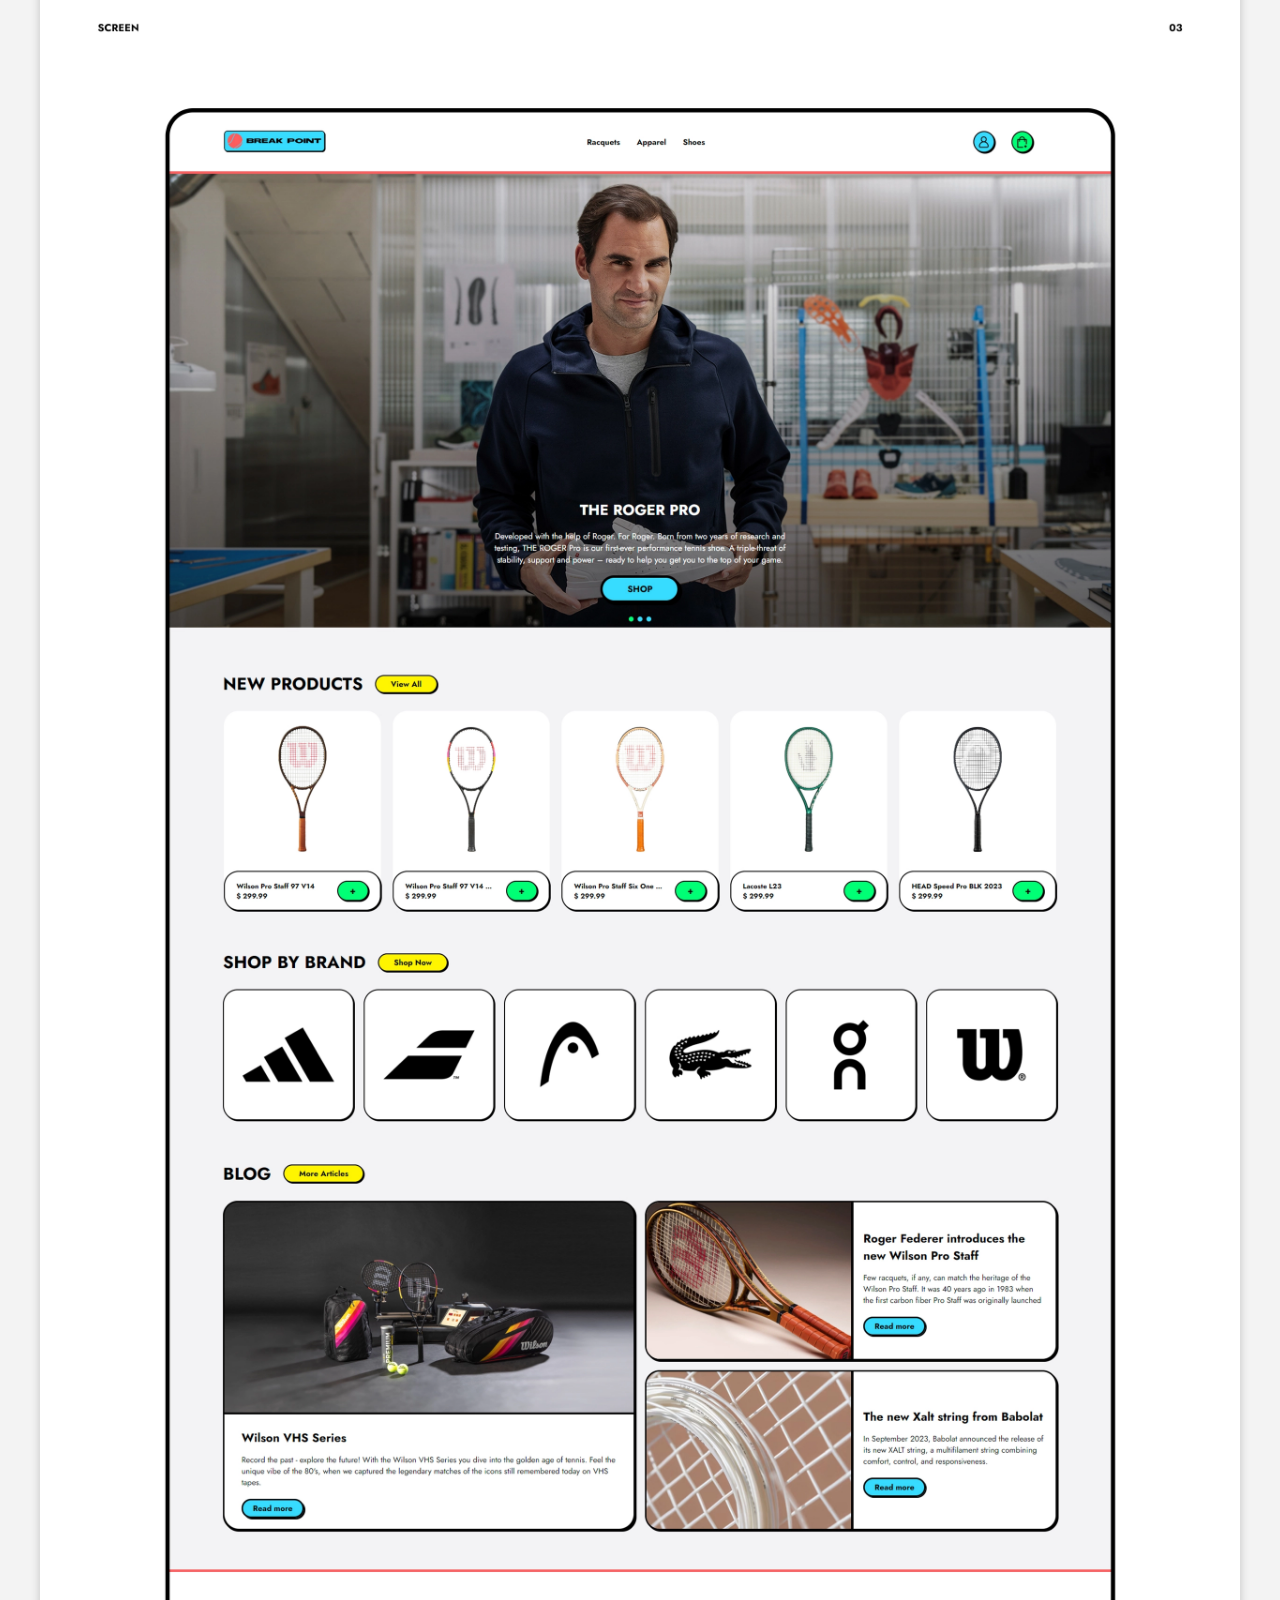
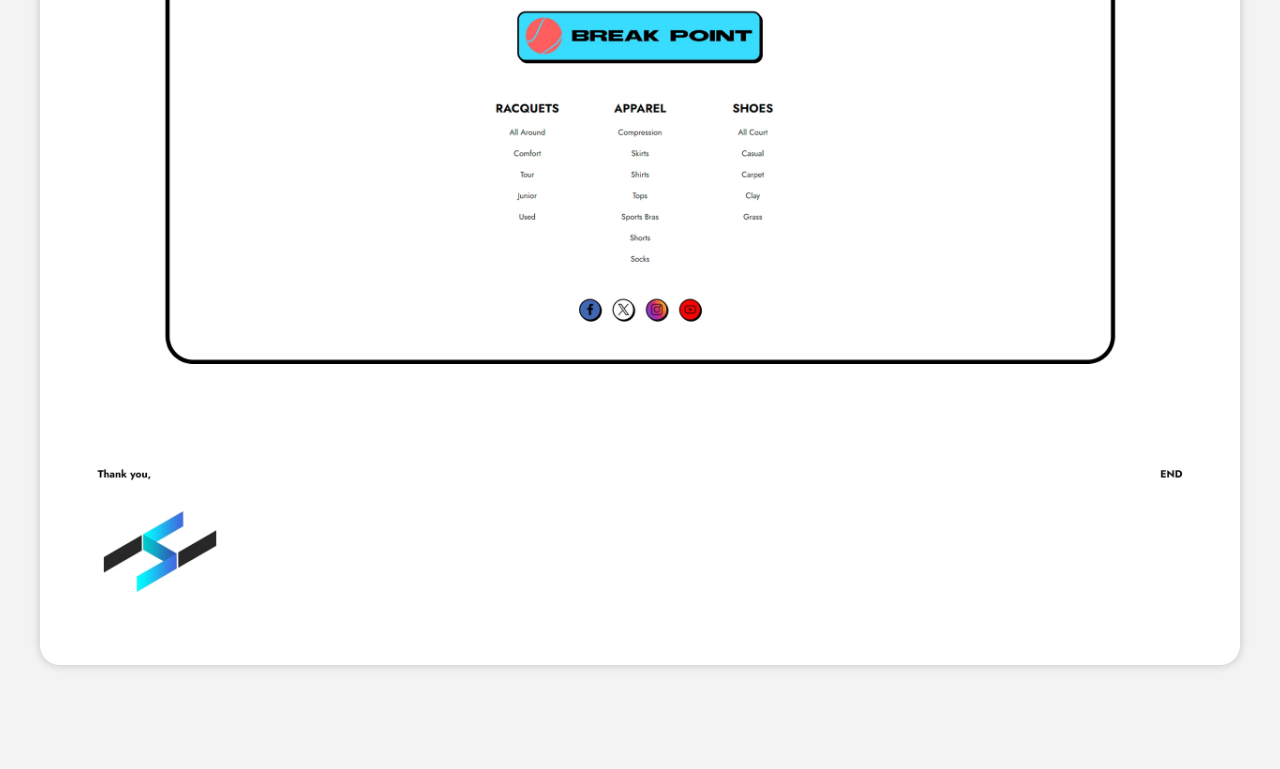
<file: pages/breakpoint.html>
<!DOCTYPE html>

<html>
    <head>
        <script src="../script/darkmode-sub.js" async></script>
        <meta charset="utf-8">
        <meta http-equiv="X-UA-Compatible" content="IE=edge">
        <title>Hakeem S. | Break Point</title>
        <link rel="icon" type="image/x-icon" href="/files/hs-logo/tab-icon.ico">
        <meta name="description" content="">
        <meta name="viewport" content="width=device-width, initial-scale=1">
        <link rel="preconnect" href="https://fonts.googleapis.com">
        <link rel="preconnect" href="https://fonts.gstatic.com" crossorigin>
        <link href="https://fonts.googleapis.com/css2?family=Montserrat:wght@600&display=swap" rel="stylesheet">
        <link href="https://fonts.googleapis.com/css2?family=Montserrat:wght@300&display=swap" rel="stylesheet">
        <link href="https://fonts.googleapis.com/css2?family=Jost:wght@400;700&display=swap" rel="stylesheet">
        <link rel="stylesheet" href="../css/theme.css">
        <link rel="stylesheet" href="../css/nav.css">
        <link rel="stylesheet" href="../../css/project.css">
    </head>
    <body>
        
        <div id="container">

            <div class="nav">
                <nav class="icon">
                    <a href="../"><img src="../files/icons/home-dark.webp" id="homeicon" alt="Home"></a>
                </nav>
                <nav class="Logo">
                    <img src="../files/hs-logo/LogoMain.webp" id="mainlogo" alt="Logo">
                </nav>
                <nav class="icon">
                    <img src="../files/icons/Dark.webp" id="dark-mode-toggle" alt="Dark">
                </nav>
                
            </div>


            <div class="project-content">

                <h1>Break Point</h1>
                <div class="description">
                    <h3>Description</h3>
                    <ul>
                        <li>A e-commerce concept for Tennis Apparel and Equipments.</li>
                    </ul>
                    <h3>Technologies / Tools</h3>
                    <ul>
                        <li>HTML5, SCSS, JavaScript, SwiperJS</li>
                    </ul>
                    <h3>Demo</h3>
                    <ul>
                        <li><a href="https://break-point.onrender.com" target="_blank">https://break-point.onrender.com</a> (static)</li>
                    </ul>             
                </div>

                <h2>Concept</h2>
                <div class="section sec-one">
                        <img src="../files/project-files/project-six/bp-view.webp" alt="Image">
                </div>

                
            </div>

        </div>

 
    </body>
</html>
</file>
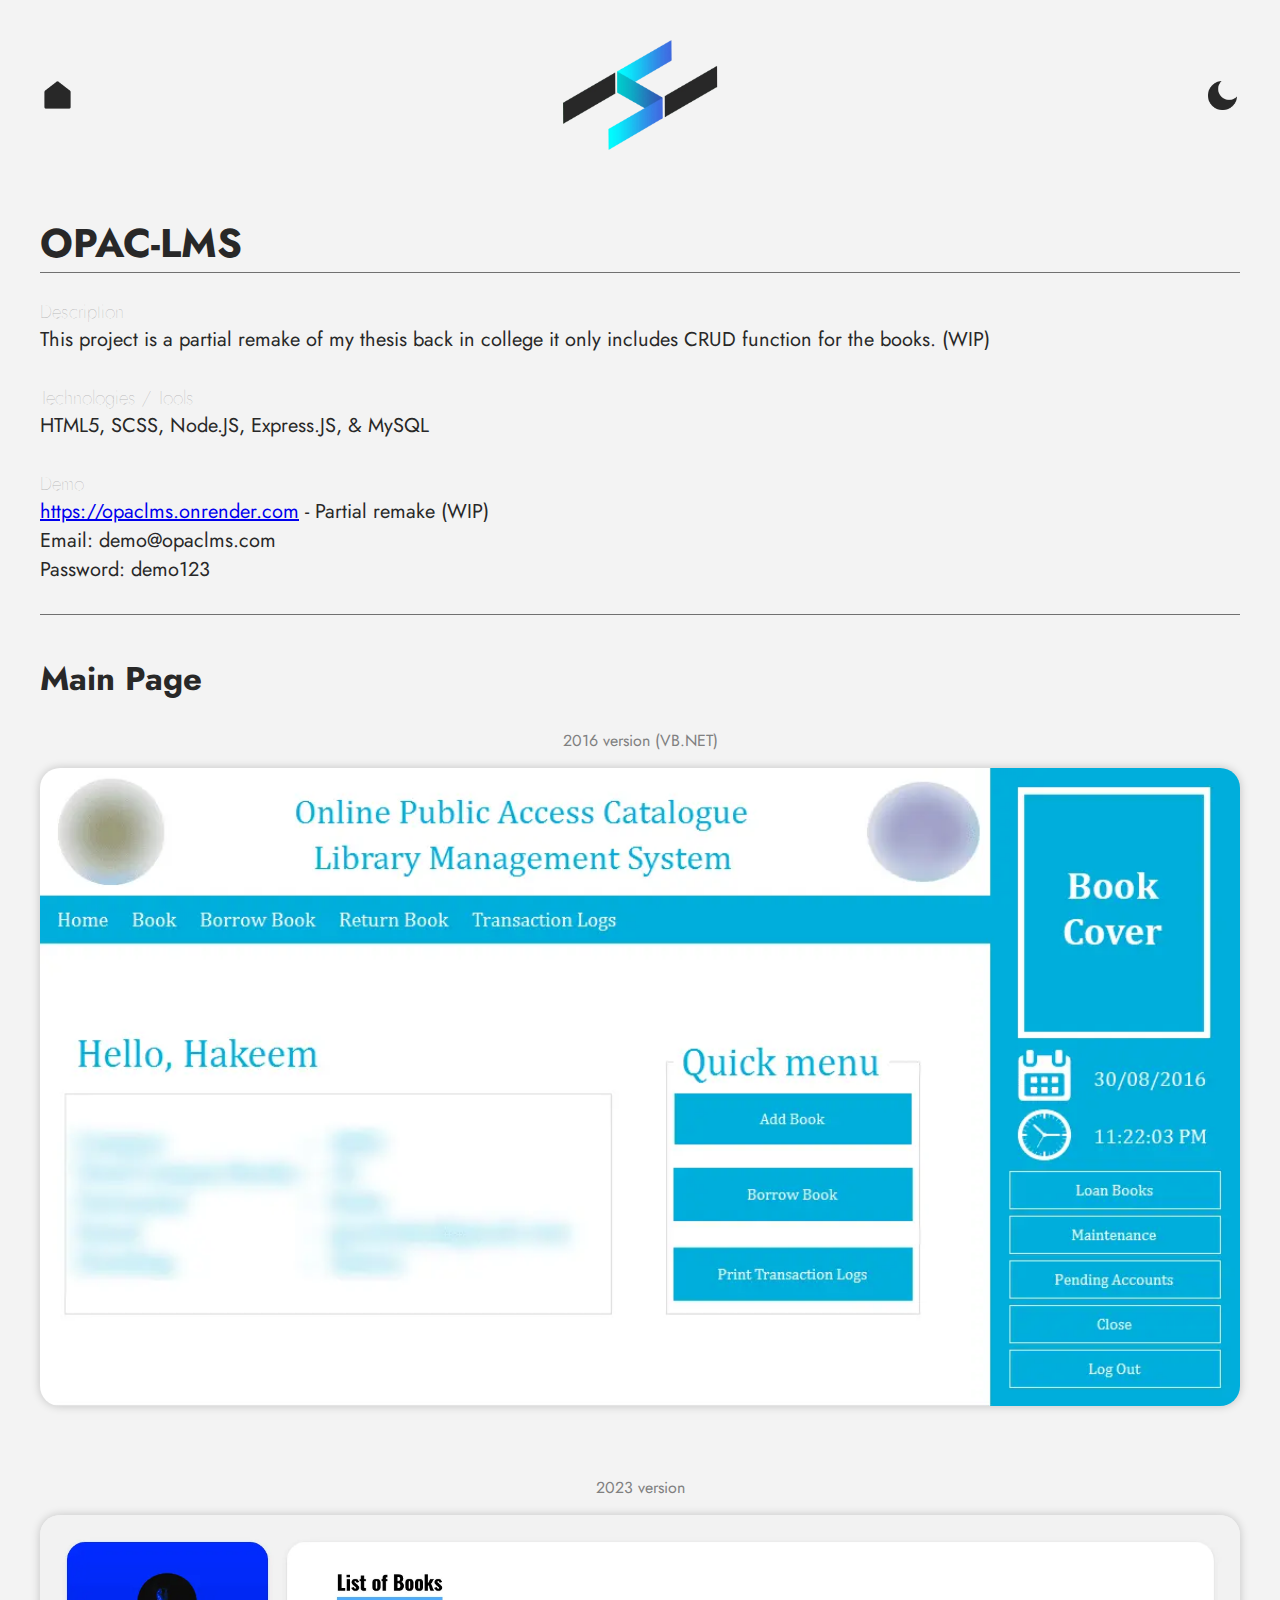
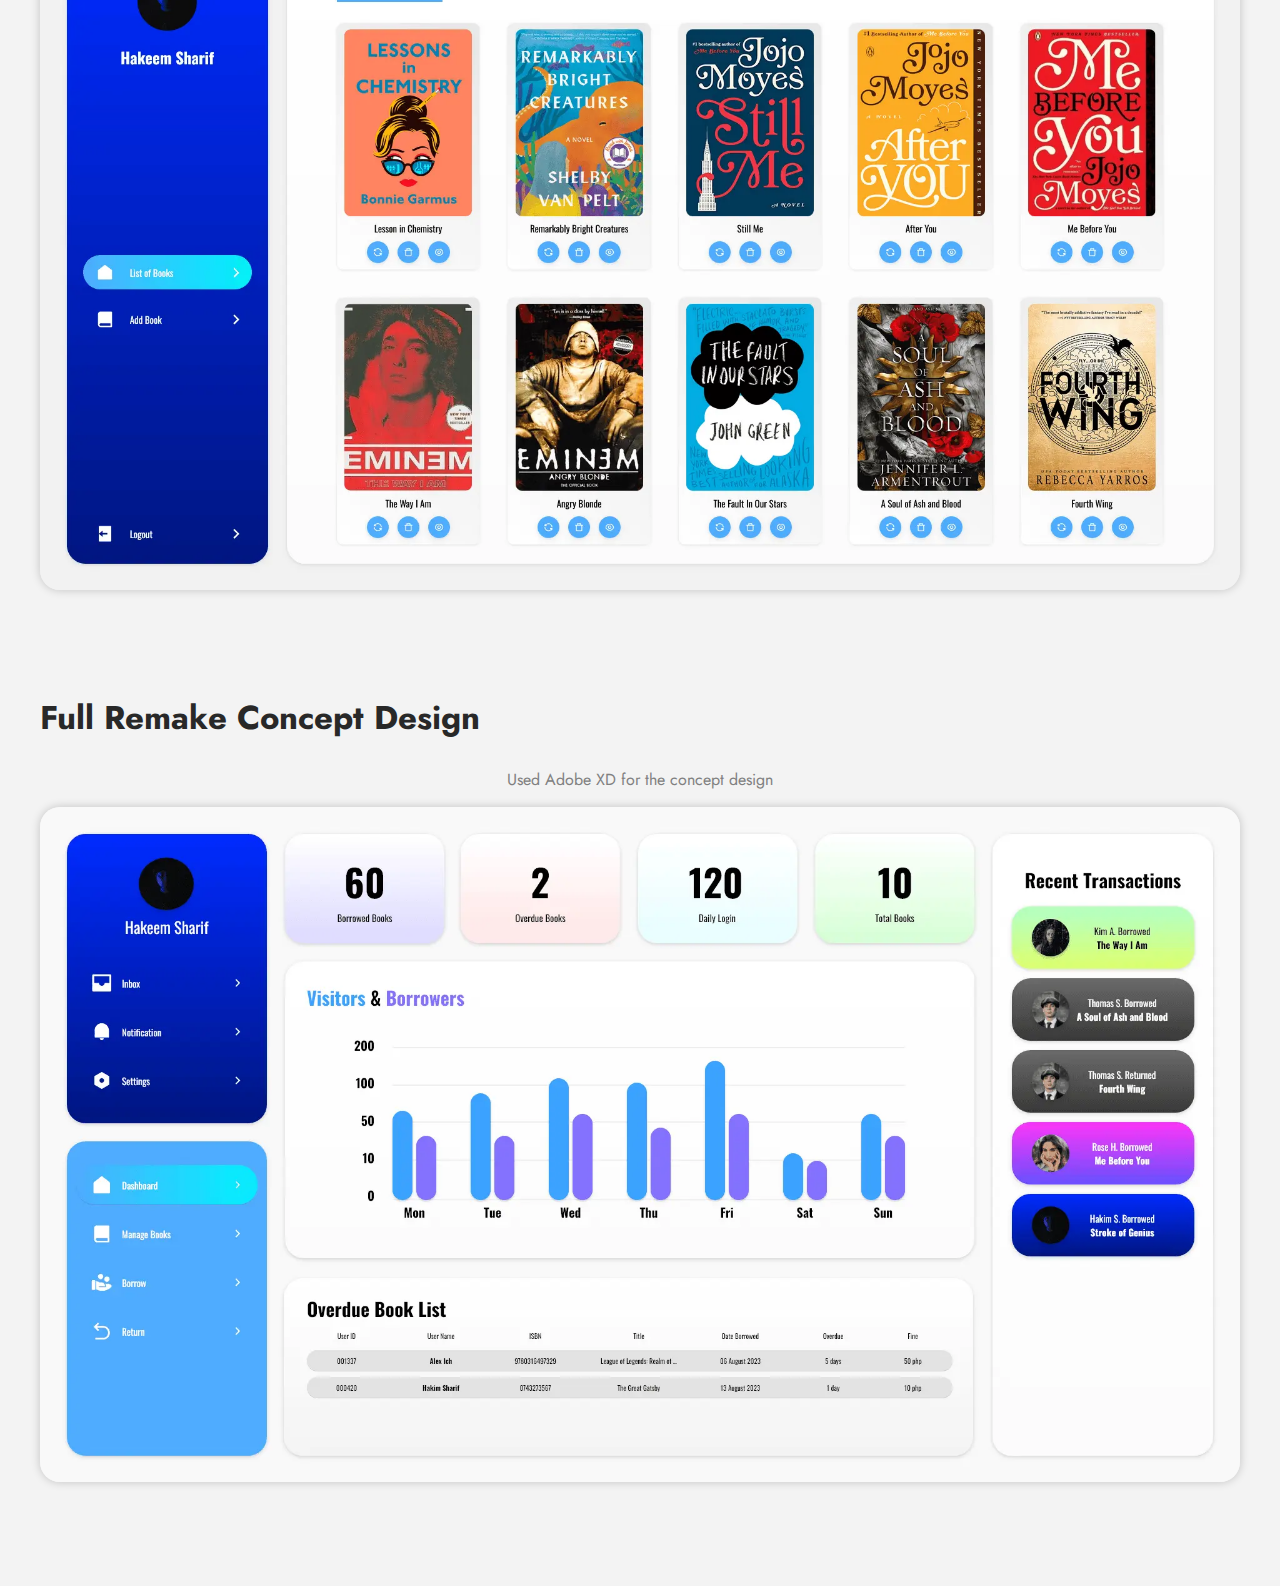
<file: pages/opaclms.html>
<!DOCTYPE html>
<html>
    <head>
        <script src="../script/darkmode-sub.js" async></script>
        <meta charset="utf-8">
        <meta http-equiv="X-UA-Compatible" content="IE=edge">
        <title>Hakeem S. | OPAC-LMS</title>
        <link rel="icon" type="image/x-icon" href="/files/hs-logo/tab-icon.ico">
        <meta name="description" content="">
        <meta name="viewport" content="width=device-width, initial-scale=1">
        <link rel="preconnect" href="https://fonts.googleapis.com">
        <link rel="preconnect" href="https://fonts.gstatic.com" crossorigin>
        <link href="https://fonts.googleapis.com/css2?family=Montserrat:wght@600&display=swap" rel="stylesheet">
        <link href="https://fonts.googleapis.com/css2?family=Montserrat:wght@300&display=swap" rel="stylesheet">
        <link href="https://fonts.googleapis.com/css2?family=Jost:wght@400;700&display=swap" rel="stylesheet">
        <script src="../script/darkmode-sub.js" async></script>
        <link rel="stylesheet" href="../css/theme.css">
        <link rel="stylesheet" href="../css/nav.css">
        <link rel="stylesheet" href="../css/project.css">
    </head>
    <body>
        
        <div id="container">

            <div class="nav">
                <nav class="icon">
                    <a href="../"><img src="../files/icons/home-dark.webp" id="homeicon" alt="Home"></a>
                </nav>
                <nav class="Logo">
                    <img src="../files/hs-logo/LogoMain.webp" id="mainlogo" alt="Logo">
                </nav>
                <nav class="icon">
                    <img src="../files/icons/Dark.webp" id="dark-mode-toggle" alt="Dark">
                </nav>
                
            </div>


            <div class="project-content">

                <h1>OPAC-LMS</h1>
                <div class="description">
                    <h3>Description</h3>
                    <ul>
                        <li>This project is a partial remake of my thesis back in college it only includes CRUD function for the books. (WIP)</li>
                    </ul>
                    <h3>Technologies / Tools</h3>
                    <ul>
                        <li>HTML5, SCSS, Node.JS, Express.JS, & MySQL</li>
                    </ul>
                    <h3>Demo</h3>
                    <ul>
                        <li><a href="https://opaclms.onrender.com" target="_blank" rel="noopener noreferrer">https://opaclms.onrender.com</a> - Partial remake (WIP)</li>
                        <li>Email: demo@opaclms.com</li>
                        <li>Password: demo123</li>
                    </ul>             
                </div>

                <h2>Main Page</h2>
                <div class="section sec-one">
                        <p>2016 version (VB.NET)</p>
                        <img src="../files/project-files/project-four-opaclms/OLDVER.webp" alt="Image">
                        <p>2023 version</p>
                        <img src="../files/project-files/project-four-opaclms/NEWVER.webp" alt="Image">
                        
                </div>

                <h2>Full Remake Concept Design</h2>     
                <div class="section sec-two">
                        <p>Used Adobe XD for the concept design</p>
                        <img src="../files/project-files/project-four-opaclms/FullVER.webp" alt="Image">
                </div>

       
                

                
            </div>

        </div>
       
    </body>
</html>
</file>
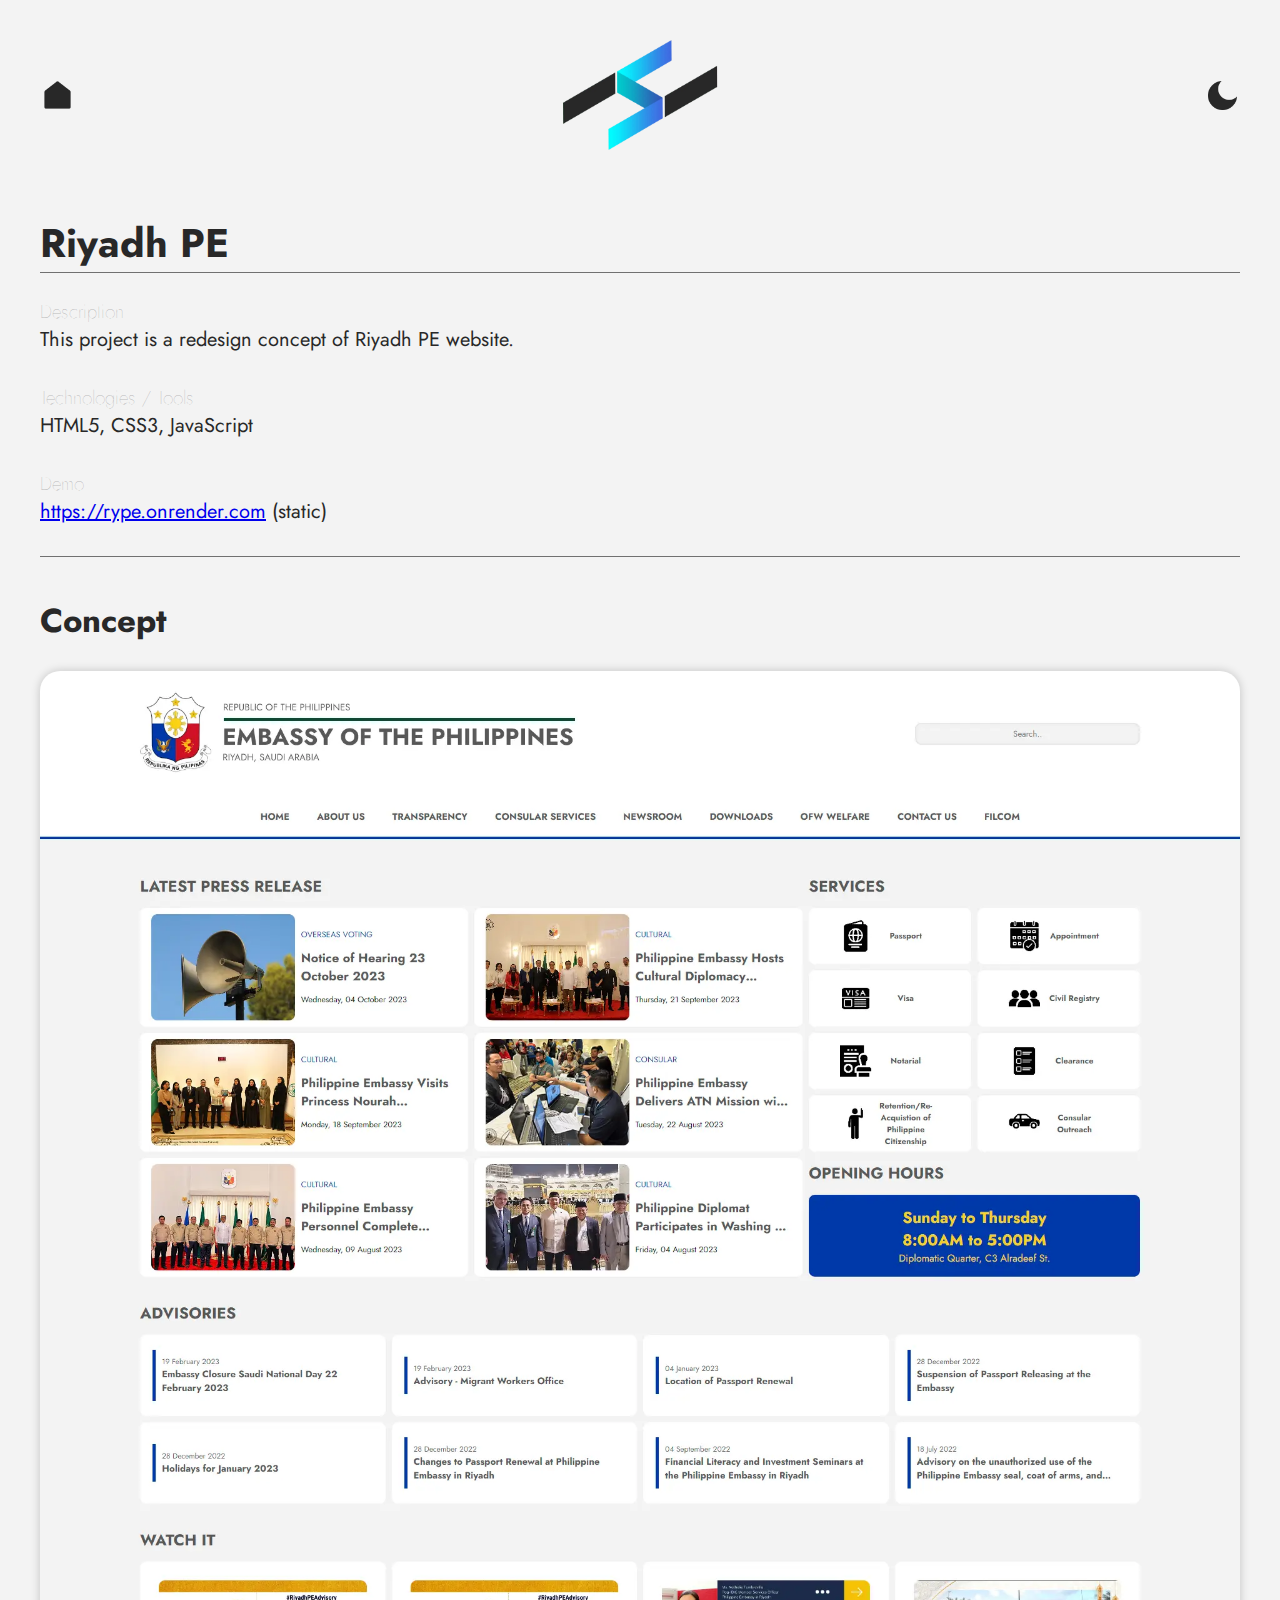
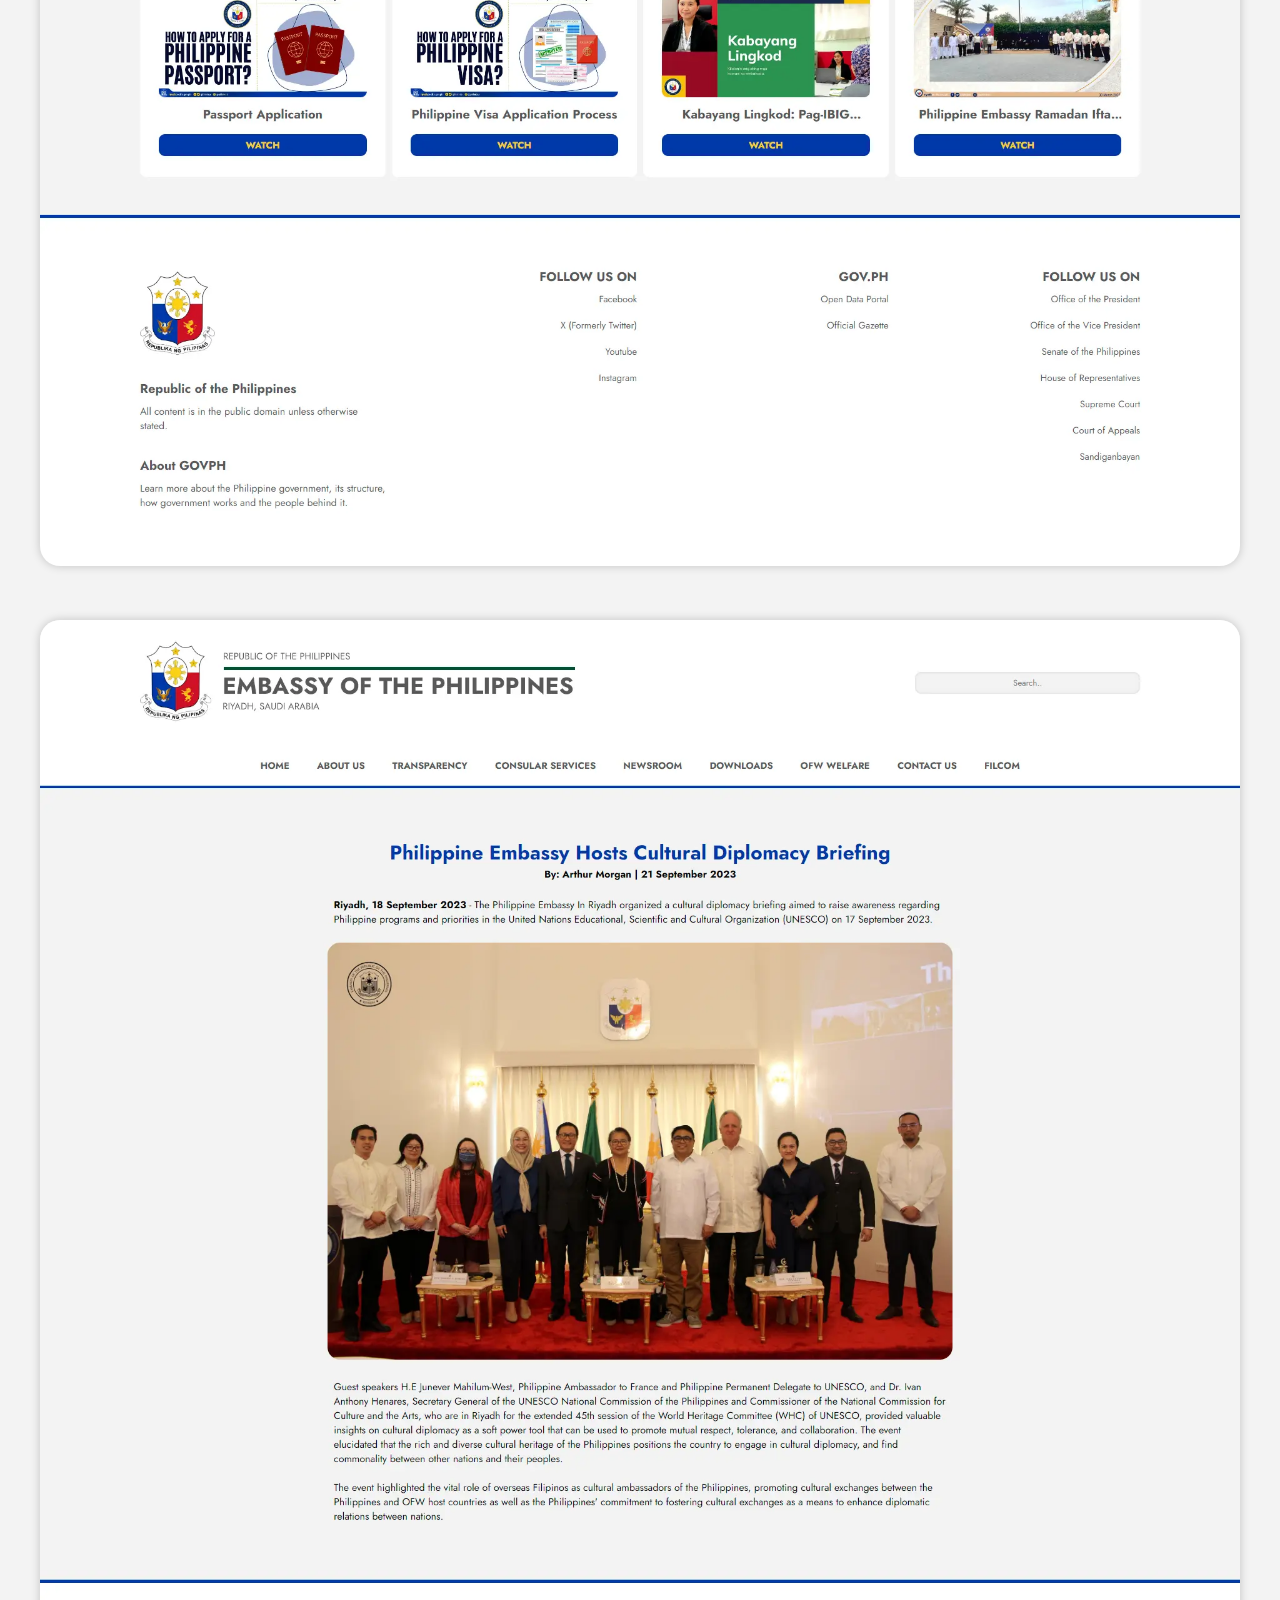
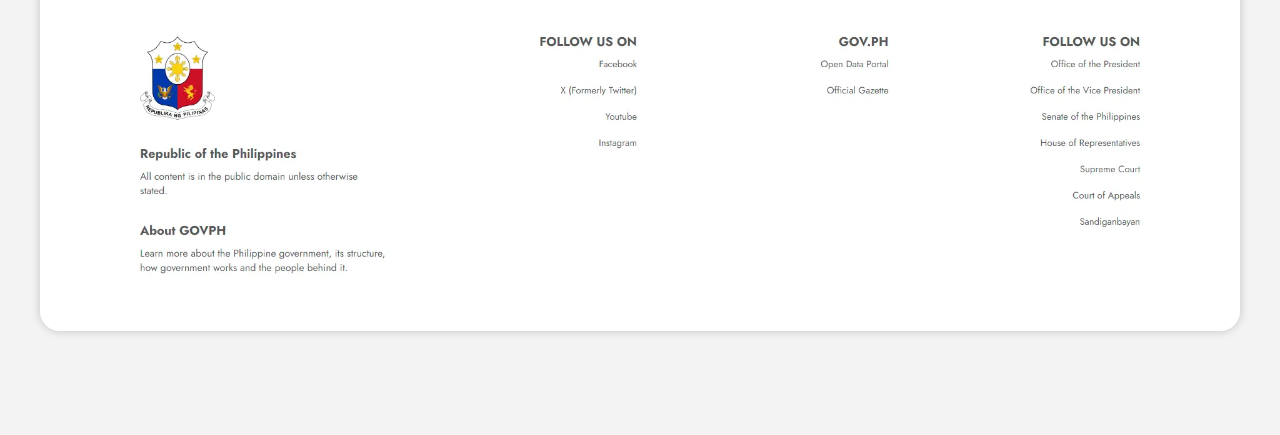
<file: pages/rype.html>
<!DOCTYPE html>

<html>
    <head>
        <script src="../script/darkmode-sub.js" async></script>
        <meta charset="utf-8">
        <meta http-equiv="X-UA-Compatible" content="IE=edge">
        <title>Hakeem S. | RYPE</title>
        <link rel="icon" type="image/x-icon" href="/files/hs-logo/tab-icon.ico">
        <meta name="description" content="">
        <meta name="viewport" content="width=device-width, initial-scale=1">
        <link rel="preconnect" href="https://fonts.googleapis.com">
        <link rel="preconnect" href="https://fonts.gstatic.com" crossorigin>
        <link href="https://fonts.googleapis.com/css2?family=Montserrat:wght@600&display=swap" rel="stylesheet">
        <link href="https://fonts.googleapis.com/css2?family=Montserrat:wght@300&display=swap" rel="stylesheet">
        <link href="https://fonts.googleapis.com/css2?family=Jost:wght@400;700&display=swap" rel="stylesheet">
        <link rel="stylesheet" href="../css/theme.css">
        <link rel="stylesheet" href="../css/nav.css">
        <link rel="stylesheet" href="../../css/project.css">
    </head>
    <body>
        
        <div id="container">

            <div class="nav">
                <nav class="icon">
                    <a href="../"><img src="../files/icons/home-dark.webp" id="homeicon" alt="Home"></a>
                </nav>
                <nav class="Logo">
                    <img src="../files/hs-logo/LogoMain.webp" id="mainlogo" alt="Logo">
                </nav>
                <nav class="icon">
                    <img src="../files/icons/Dark.webp" id="dark-mode-toggle" alt="Dark">
                </nav>
                
            </div>


            <div class="project-content">

                <h1>Riyadh PE</h1>
                <div class="description">
                    <h3>Description</h3>
                    <ul>
                        <li>This project is a redesign concept of Riyadh PE website.</li>
                    </ul>
                    <h3>Technologies / Tools</h3>
                    <ul>
                        <li>HTML5, CSS3, JavaScript</li>
                    </ul>
                    <h3>Demo</h3>
                    <ul>
                        <li><a href="https://rype.onrender.com" target="_blank">https://rype.onrender.com</a> (static)</li>
                    </ul>             
                </div>

                <h2>Concept</h2>
                <div class="section sec-one">
                        <img src="../files/project-files/project-five/Home.webp" alt="Image">
                        <img src="../files/project-files/project-five/News.webp" alt="Image">
                </div>

       
                

                
            </div>

        </div>

 
    </body>
</html>
</file>
<file: css/theme.css>
:root {
  --background-color: #F3F3F3;
  --text-color: #282828;
  --link-color: #808080;
  --card-bg-s1: rgb(255,255,255);
  --card-bg-s2: -moz-linear-gradient(227deg, rgba(255,255,255,1) 0%, rgba(245,245,245,1) 100%);
  --card-bg-s3: -webkit-linear-gradient(227deg, rgba(255,255,255,1) 0%, rgba(245,245,245,1) 100%);
  --card-bg-s4: linear-gradient(227deg, rgba(255,255,255,1) 0%, rgba(245,245,245,1) 100%);
  --card-bg-s5: progid:DXImageTransform.Microsoft.gradient(startColorstr="#ffffff",endColorstr="#f5f5f5",GradientType=1); }

.dark-theme {
  --background-color: #282828;
  --card-bg-s1: rgb(58,58,58);
  --card-bg-s2: -moz-linear-gradient(204deg, rgba(58,58,58,1) 0%, rgba(42,42,42,1) 100%);
  --card-bg-s3: -webkit-linear-gradient(227deg, rgba(58,58,58,1) 0%, rgba(42,42,42,1) 100%);
  --card-bg-s4: linear-gradient(227deg, rgba(58,58,58,1) 0%, rgba(42,42,42,1) 100%);
  --card-bg-s5: progid:DXImageTransform.Microsoft.gradient(startColorstr='#3a3a3a', endColorstr='#2a2a2a');
  --text-color: #FCFCFC;
  --link-color: #C8C8C8;
  transition: .1s; }

/*# sourceMappingURL=theme.css.map */
</file>
<file: css/nav.css>
.nav {
  max-width: 1200px;
  margin: 0 auto;
  display: flex;
  justify-content: space-between;
  align-items: center;
  margin-top: 10px; }
  .nav .Logo {
    text-align: center; }
    .nav .Logo img {
      width: 170px; }
  .nav h1 {
    width: auto;
    font-family: 'Jost', sans-serif;
    margin: 0;
    font-size: 1.6rem;
    color: var(--text-color);
    white-space: nowrap; }
  .nav .icon #homeicon {
    width: 35px;
    cursor: pointer; }
  .nav .icon #dark-mode-toggle {
    width: 35px;
    cursor: pointer; }

/*# sourceMappingURL=nav.css.map */
</file>
<file: css/indev.css>
body{transition:.1s;background-color:var(--background-color);margin:0 auto}.projects{max-width:1200px;margin:0 auto;margin-top:50px;place-items:center;margin-bottom:50px;display:grid;grid-template-columns:1fr 1fr 1fr;grid-gap:20px}.projects .project-card{background:var(--card-bg-s1);background:var(--card-bg-s2);background:var(--card-bg-s3);background:var(--card-bg-s4);filter:var(--card-bg-s5);-webkit-box-shadow:0px 1px 2px 0px rgba(0,0,0,0.35);-moz-box-shadow:0px 1px 2px 0px rgba(0,0,0,0.35);box-shadow:0px 1px 2px 0px rgba(0,0,0,0.35);height:350px;width:360px;border-radius:30px}.projects .project-card .banner{margin:auto;margin-top:30px;width:295px;height:95px;border-radius:30px;display:flex;justify-content:center;align-items:center;overflow:hidden}.projects .project-card .banner img{object-fit:cover;width:295px;height:95px}.projects .project-card .logo{margin:auto;margin-top:-50px;display:flex;justify-content:center;align-items:center;overflow:hidden;border-radius:100%;height:95px;width:95px;position:relative;z-index:2;-webkit-box-shadow:0px 1px 6px 0px rgba(0,0,0,0.16);-moz-box-shadow:0px 1px 6px 0px rgba(0,0,0,0.16);box-shadow:0px 1px 6px 0px rgba(0,0,0,0.16)}.projects .project-card .logo img{object-fit:contain;max-width:100%}.projects .project-card h1{margin:0;margin-top:20px;text-align:center;font-size:32px;font-weight:bold;font-family:'Jost', sans-serif;color:var(--text-color)}.projects .project-card p{margin:0;margin-top:-5px;text-align:center;font-family:'Jost', sans-serif;font-size:14px;color:var(--text-color)}.projects .project-card ul{text-align:center;padding:0;font-family:'Montserrat', sans-serif}.projects .project-card ul li{padding:30px;display:inline-block;margin-top:-5px;color:var(--link-color)}.projects .project-card ul li a{text-decoration:none;font-weight:bold;color:var(--link-color)}footer{height:90px;max-width:1200px;margin:0 auto;display:flex;justify-content:center;align-items:center}footer .footer-cont{text-align:center;font-family:'Jost', sans-serif;font-size:16px;color:var(--text-color)}footer .footer-cont p>b>a{text-decoration:none;color:var(--text-color)}@media screen and (max-width: 1200px){body{margin-left:20px;margin-right:20px}}@media screen and (max-width: 1119px){.projects{grid-template-columns:1fr 1fr}}@media screen and (max-width: 739px){.projects{grid-template-columns:1fr}}@media screen and (max-width: 425px){.projects .project-card{width:277px;height:270px}.projects .project-card .banner{border-radius:20px;margin:auto;margin-top:28px;width:245px;height:55px}.projects .project-card .logo{margin-top:-40px;height:75px;width:75px}.projects .project-card h1{font-size:28px}.projects .project-card ul li{padding:15px;font-size:14px}}
</file>
<file: css/p2.css>
body {
  background-color: var(--background-color);
  display: flex;
  justify-content: center;
  margin: 0 auto; }

#container {
  width: 1200px;
  margin: 0 auto; }

.project-content {
  margin-top: 60px; }
  .project-content h1 {
    font-family: 'Jost', sans-serif;
    font-size: 40px;
    margin: 0;
    color: var(--text-color); }
  .project-content h2 {
    font-family: 'Jost', sans-serif;
    font-size: 33px;
    color: var(--text-color); }
  .project-content .description {
    border-top: 1px solid #707070;
    border-bottom: 1px solid #707070;
    margin-bottom: 40px; }
    .project-content .description h3, .project-content .description ul, .project-content .description li {
      font-family: 'Jost', sans-serif;
      color: var(--text-color); }
    .project-content .description h3 {
      font-weight: lighter;
      color: var(--link-color);
      margin: 0;
      margin-top: 25px; }
    .project-content .description ul {
      margin-top: 0;
      list-style: none;
      padding: 0;
      margin-bottom: 30px;
      font-size: 20px; }

.section {
  margin-bottom: 50px; }

.sec-one {
  display: grid;
  grid-template-columns: 1fr 1fr 1fr;
  place-items: center;
  grid-gap: 20px; }
  .sec-one .sec-card {
    width: 350px;
    height: 350px;
    border-radius: 20px;
    -webkit-box-shadow: 0px 0px 10px 0px rgba(0, 0, 0, 0.2);
    -moz-box-shadow: 0px 0px 10px 0px rgba(0, 0, 0, 0.2);
    box-shadow: 0px 0px 10px 0px rgba(0, 0, 0, 0.2);
    display: flex;
    justify-content: center;
    align-items: center; }
    .sec-one .sec-card img {
      object-fit: contain;
      max-width: 50%; }
  .sec-one .sec-card-one {
    background-color: white; }
  .sec-one .sec-card-two {
    background-color: #171717; }
  .sec-one .sec-card-three {
    background: #7f00ff;
    background: -moz-linear-gradient(30deg, #7f00ff 0%, #f70019 100%);
    background: -webkit-linear-gradient(30deg, #7f00ff 0%, #f70019 100%);
    background: linear-gradient(30deg, #7f00ff 0%, #f70019 100%);
    filter: progid:DXImageTransform.Microsoft.gradient(startColorstr="#7f00ff",endColorstr="#f70019",GradientType=1); }

.sec-two h2, .sec-two p {
  font-family: Manteka;
  text-align: center; }
.sec-two h2 {
  font-size: 35px; }
.sec-two p {
  font-size: 20px;
  color: var(--text-color); }

.sec-three {
  text-align: center; }
  .sec-three img {
    width: 100%;
    height: 100%;
    margin-bottom: 50px;
    border-radius: 20px;
    -webkit-box-shadow: 0px 0px 10px 0px rgba(0, 0, 0, 0.2);
    -moz-box-shadow: 0px 0px 10px 0px rgba(0, 0, 0, 0.2);
    box-shadow: 0px 0px 10px 0px rgba(0, 0, 0, 0.2); }

@media screen and (max-width: 1200px) {
  #container {
    margin-left: 20px;
    margin-right: 20px; } }
@media screen and (max-width: 1089px) {
  .section {
    grid-template-columns: 1fr 1fr; } }
@media screen and (max-width: 725px) {
  .section {
    grid-template-columns: 1fr; } }
@media screen and (max-width: 425px) {
  .sec-one .sec-card {
    width: 250px;
    height: 250px; }

  .sec-two h2, .sec-two p {
    font-family: Manteka;
    text-align: center; }
  .sec-two h2 {
    font-size: 25px; }
  .sec-two p {
    font-size: 15px;
    color: var(--text-color); } }

/*# sourceMappingURL=p2.css.map */
</file>
<file: css/project.css>
body {
  background-color: var(--background-color);
  display: flex;
  justify-content: center;
  margin: 0 auto; }

#container {
  width: 1200px;
  margin: 0 auto; }

.project-content {
  margin-top: 30px; }
  .project-content h1 {
    font-family: 'Jost', sans-serif;
    font-size: 40px;
    margin: 0;
    color: var(--text-color); }
  .project-content h2 {
    font-family: 'Jost', sans-serif;
    font-size: 33px;
    color: var(--text-color); }
  .project-content .description {
    border-top: 1px solid #707070;
    border-bottom: 1px solid #707070;
    margin-bottom: 40px; }
    .project-content .description h3, .project-content .description ul, .project-content .description li {
      font-family: 'Jost', sans-serif;
      color: var(--text-color); }
    .project-content .description h3 {
      font-weight: lighter;
      color: var(--link-color);
      margin: 0;
      margin-top: 25px; }
    .project-content .description ul {
      margin-top: 0;
      list-style: none;
      padding: 0;
      margin-bottom: 30px;
      font-size: 20px; }
    .project-content .description ul > li > a:visited {
      color: var(--text-color); }
  .project-content .project img {
    width: 100%;
    height: 100%; }

.section {
  margin-bottom: 50px; }

.sec-one p {
  color: var(--link-color);
  font-family: 'Jost', sans-serif;
  font-size: 16px;
  text-align: center; }
.sec-one img {
  background-color: var(--background-color);
  width: 100%;
  height: 100%;
  margin-bottom: 50px;
  border-radius: 20px;
  -webkit-box-shadow: 0px 0px 10px 0px rgba(0, 0, 0, 0.2);
  -moz-box-shadow: 0px 0px 10px 0px rgba(0, 0, 0, 0.2);
  box-shadow: 0px 0px 10px 0px rgba(0, 0, 0, 0.2); }

.sec-two p {
  font-family: 'Jost', sans-serif;
  font-size: 16px;
  text-align: center;
  color: var(--link-color); }
.sec-two img {
  width: 100%;
  height: 100%;
  margin-bottom: 50px;
  border-radius: 20px;
  -webkit-box-shadow: 0px 0px 10px 0px rgba(0, 0, 0, 0.2);
  -moz-box-shadow: 0px 0px 10px 0px rgba(0, 0, 0, 0.2);
  box-shadow: 0px 0px 10px 0px rgba(0, 0, 0, 0.2); }

@media screen and (max-width: 1200px) {
  #container {
    margin-left: 20px;
    margin-right: 20px; } }

/*# sourceMappingURL=project.css.map */
</file>
